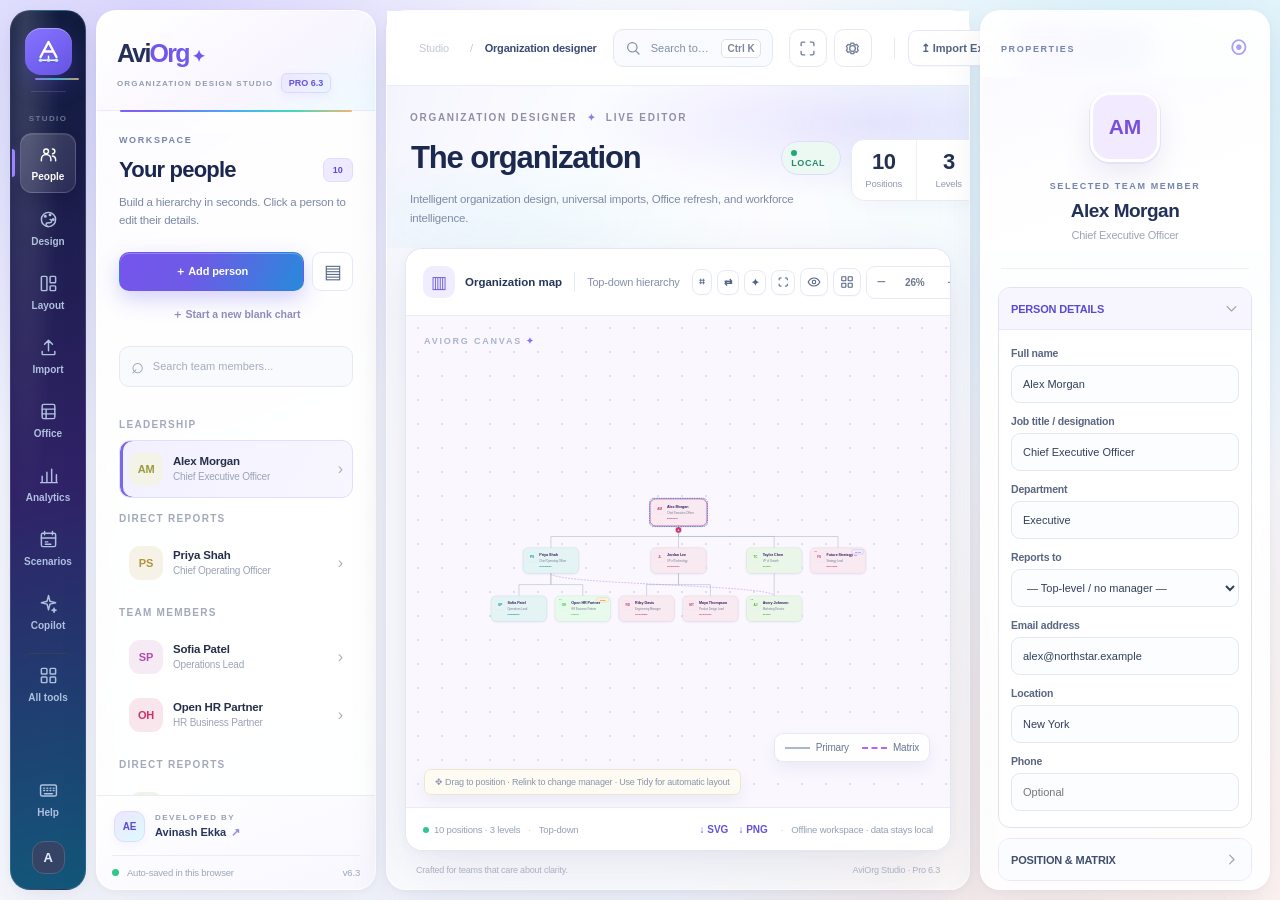
<file: index.html>
<!DOCTYPE html>
<html lang="en"><head><meta charset="UTF-8"><meta name="viewport" content="width=device-width, initial-scale=1.0"><meta name="author" content="Avinash Ekka"><meta name="theme-color" content="#172449"><title>AviOrg Studio | Pro 6.3 — Intelligent Organization Design</title><meta name="description" content="AviOrg Studio — professional offline organization chart designer, Excel import, editable PowerPoint export and workforce analytics. Developed by Avinash Ekka."><link rel="icon" type="image/svg+xml" href="assets/brand/logo.svg"><link rel="stylesheet" href="assets/css/styles.css"><link rel="stylesheet" href="assets/css/pro4.css"><link rel="stylesheet" href="assets/css/pro5.css"><link rel="stylesheet" href="assets/css/pro6.css"><link rel="stylesheet" href="assets/css/premium.css"><link rel="stylesheet" href="assets/css/luxury.css"></head>
<body>
<div class="app-shell" id="appShell">
  <aside class="rail">
    <div class="brand-mark" title="AviOrg Studio — developed by Avinash Ekka"><svg viewBox="0 0 44 44" width="35" height="35" role="img" aria-label="AviOrg logo" xmlns="http://www.w3.org/2000/svg"><path d="M12 29 22 10 32 29 M17 22h10" fill="none" stroke="white" stroke-width="3" stroke-linecap="round" stroke-linejoin="round"/><path d="M22 28v5 M12 33h20" fill="none" stroke="white" stroke-width="1.8" stroke-linecap="round"/><circle cx="12" cy="33" r="2.3" fill="#B6F3EB"/><circle cx="22" cy="33" r="2.3" fill="#B6F3EB"/><circle cx="32" cy="33" r="2.3" fill="#B6F3EB"/></svg></div>
    <div class="rail-divider"></div>
    <button class="rail-btn active" data-panel="people" title="People & data"><span class="rail-ico">▦</span><span>People</span></button>
    <button class="rail-btn" data-panel="themes" title="500 premium design presets"><span class="rail-ico">◉</span><span>Design</span></button>
    <button class="rail-btn" data-panel="layout" title="Layout & connectors"><span class="rail-ico">⋈</span><span>Layout</span></button>
    <button class="rail-btn" data-panel="insights" title="Organization insights"><span class="rail-ico">▥</span><span>Insights</span></button>
    <button class="rail-btn" data-panel="scenarios" title="Scenario planning"><span class="rail-ico">⧉</span><span>Plan</span></button>
    <button class="rail-btn" data-panel="office" title="Microsoft Office tools"><span class="rail-ico">▤</span><span>Office</span></button>
    <button class="rail-btn" data-panel="precision" title="Precision editor"><span class="rail-ico">⌗</span><span>Editor</span></button>
    <button class="rail-btn" data-panel="ai" title="AI-assisted chart generation"><span class="rail-ico">✧</span><span>AI</span></button>
    <button class="rail-btn" data-panel="workforce" title="Workforce analytics"><span class="rail-ico">▤</span><span>Workforce</span></button>
    <button class="rail-btn" data-panel="reviews" title="Review and approval workspace"><span class="rail-ico">♧</span><span>Reviews</span></button>
    <button class="rail-btn" data-panel="navigator" title="Navigator and saved views"><span class="rail-ico">⊞</span><span>Navigate</span></button>
    <button class="rail-btn" data-panel="copilot" title="Natural-language command copilot"><span class="rail-ico">✦</span><span>Copilot</span></button>
    <button class="rail-btn" data-panel="datahub" title="Intelligent field mapping"><span class="rail-ico">▧</span><span>Data Hub</span></button>
    <button class="rail-btn" data-panel="forecast" title="Workforce scenario models"><span class="rail-ico">↗</span><span>Forecast</span></button>

    <button class="rail-btn" data-panel="universal" title="Universal importer"><span class="rail-ico">⇪</span><span>Import 6</span></button>
    <button class="rail-btn" data-panel="layoutdoctor" title="Layout intelligence"><span class="rail-ico">⚙</span><span>Layout 6</span></button>
    <button class="rail-btn" data-panel="officerefresh" title="Office refresh center"><span class="rail-ico">⇄</span><span>Office 6</span></button>
    <button class="rail-btn" data-panel="intelligence" title="Workforce intelligence"><span class="rail-ico">▥</span><span>Intel 6</span></button>
    <button class="rail-btn" data-panel="performance" title="Performance center"><span class="rail-ico">⚡</span><span>Scale 6</span></button>
    <div class="rail-spacer"></div><button class="rail-btn" id="helpBtn" title="Help & shortcuts"><span class="rail-ico">?</span><span>Help</span></button>
    <div class="rail-avatar" title="AviOrg Studio">A</div>
  </aside>
  <aside class="sidebar">
    <div class="side-head"><div class="app-wordmark">Avi<span class="aviorg-word-accent">Org</span><span class="sparkle">✦</span></div><div class="side-subtitle">ORGANIZATION DESIGN STUDIO <span class="pro-pill">PRO 6.3</span></div></div>
    <section class="side-panel active" id="panel-people">
      <div class="section-caption">WORKSPACE</div><div class="pane-heading"><h2>Your people</h2><span class="count-pill" id="sidePeopleCount">11</span></div>
      <p class="muted pane-intro">Build a hierarchy in seconds. Click a person to edit their details.</p>
      <div class="side-actions"><button class="primary-btn" id="addRootBtn">＋ Add person</button><button class="icon-button" title="Bulk edit directory" id="openTableBtn">▤</button></div><button class="side-new-link" id="newSideBtn">＋ Start a new blank chart</button>
      <label class="searchbox"><span class="search-ico">⌕</span><input id="peopleSearch" placeholder="Search team members..." aria-label="Search people"></label>
      <div class="people-list" id="peopleList"></div>
      <div class="side-help-card"><div class="tiny-icon">↥</div><div><b>Have an Excel file?</b><span>Upload your whole organization in one go.</span><button id="importSideBtn">Import spreadsheet <span>↗</span></button></div></div>
    </section>
    <section class="side-panel" id="panel-themes">
      <div class="section-caption">DESIGN LIBRARY</div><div class="pane-heading"><h2>500 styles</h2><span class="count-pill">500</span></div><p class="muted pane-intro">Curated combinations of 10 card designs and 50 color palettes, with your own corporate brand colors.</p>
      <label class="searchbox"><span class="search-ico">⌕</span><input id="presetSearch" placeholder="Search styles or colors..." aria-label="Search theme presets"></label>
      <div class="selected-theme-card"><div class="mini-label">CURRENT STYLE</div><div id="activeThemeTitle">Aurora · Elevated</div><div class="theme-colors" id="activeSwatches"></div><div class="custom-color-row"><label for="customAccent">Custom accent</label><input id="customAccent" type="color" value="#665cf0" aria-label="Custom card accent color"><button id="resetAccent" title="Reset theme color">↺</button></div></div>
      <div class="filter-tabs" id="themeFilters"><button class="chosen" data-stylefilter="all">All 500</button><button data-stylefilter="modern">Modern</button><button data-stylefilter="classic">Classic</button><button data-stylefilter="bold">Bold</button></div>
      <div class="preset-gallery" id="presetGallery"></div><button class="secondary-btn wide-btn" id="morePresets" hidden>Show more designs ↓</button>
      <div class="section-line"></div><div class="section-caption">BRAND STUDIO</div>
      <div class="brand-controls"><label for="customBackground">Canvas background</label><input id="customBackground" type="color" value="#ffffff" title="Custom background"><button class="secondary-btn" id="resetBackground">Reset</button></div>
      <div class="form-section"><label for="fontFamily">Card typography</label><select id="fontFamily"><option value="Arial">Aptos / Arial</option><option value="Georgia">Classic serif</option><option value="Verdana">Modern readable</option><option value="Trebuchet MS">Soft modern</option><option value="Tahoma">Technical clean</option></select></div>
      <div class="form-section"><label for="colorMode">Card color scheme</label><select id="colorMode"><option value="theme">One brand color</option><option value="department">Color by department</option></select></div>
    </section>
    <section class="side-panel" id="panel-layout">
      <div class="section-caption">CANVAS SETTINGS</div><div class="pane-heading"><h2>Layout & lines</h2></div><p class="muted pane-intro">Precise spacing, flexible connector routing, and visual fine-tuning.</p>
      <div class="form-section"><label>Chart orientation</label><div class="layout-options" id="layoutOptions"><button data-layout="vertical" class="chosen">↧ <span>Top-down</span></button><button data-layout="horizontal">↦ <span>Left-right</span></button><button data-layout="radial">◉ <span>Radial</span></button></div></div>
      <div class="form-section"><div class="field-label"><label for="horizontalGap">Sibling spacing</label><output id="hGapValue">32 px</output></div><input class="range-input" id="horizontalGap" type="range" min="8" max="130" step="2" value="32"></div>
      <div class="form-section"><div class="field-label"><label for="verticalGap">Level spacing</label><output id="vGapValue">86 px</output></div><input class="range-input" id="verticalGap" type="range" min="22" max="220" step="2" value="86"></div>
      <div class="form-section"><div class="field-label"><label for="cardWidth">Card width</label><output id="cardWValue">212 px</output></div><input class="range-input" id="cardWidth" type="range" min="156" max="290" step="2" value="212"></div>
      <div class="form-section"><div class="field-label"><label for="cardHeight">Card height</label><output id="cardHValue">98 px</output></div><input class="range-input" id="cardHeight" type="range" min="76" max="150" step="2" value="98"></div>
      <div class="form-section"><label>One-click layout density</label><div class="density-actions"><button type="button" class="secondary-btn" id="compactLayoutBtn">▤ Compact</button><button type="button" class="secondary-btn" id="spaciousLayoutBtn">▦ Spacious</button></div><small class="density-tip">Auto-adjusts node size and spacing without losing records.</small></div>
      <div class="section-line"></div><div class="section-caption">CONNECTOR DESIGN</div>
      <div class="form-section"><label for="lineStyle">Connector routing</label><select id="lineStyle"><option value="elbow">Orthogonal / elbow</option><option value="straight">Straight</option><option value="curve">Smooth curves</option><option value="step">Soft steps</option></select></div>
      <div class="form-section"><label for="lineDash">Line pattern</label><select id="lineDash"><option value="solid">Solid</option><option value="dashed">Dashed</option><option value="dotted">Dotted</option></select></div>
      <div class="form-section"><div class="field-label"><label for="lineWidth">Stroke width</label><output id="lineWValue">2 px</output></div><input class="range-input" id="lineWidth" type="range" min="1" max="6" step="0.5" value="2"></div>
      <div class="form-section two-fields"><div><label for="lineColor">Line color</label><input type="color" id="lineColor" value="#a8b4cc"></div><div><label for="lineArrows">Arrowheads</label><select id="lineArrows"><option value="none">None</option><option value="end">Show arrows</option></select></div></div>
      <div class="section-line"></div><div class="form-section toggle-row"><div><b>Show departments</b><small>Include team labels in cards</small></div><input type="checkbox" id="showDept" checked></div>
      <div class="form-section toggle-row"><div><b>Show avatars</b><small>Colored initials for every person</small></div><input type="checkbox" id="showAvatars" checked></div>
      <div class="form-section toggle-row"><div><b>Snap to grid</b><small>Keep manual movement consistent</small></div><input type="checkbox" id="snapGrid" checked></div>
      <div class="form-section"><div class="field-label"><label for="gridSize">Grid spacing</label><output id="gridValue">12 px</output></div><input class="range-input" id="gridSize" type="range" min="4" max="32" step="2" value="12"></div>
      <div class="form-section toggle-row"><div><b>Dotted-line reporting</b><small>Display secondary-manager links</small></div><input type="checkbox" id="showMatrix" checked></div>
      <div class="form-section"><label for="matrixColor">Dotted-line color</label><input type="color" id="matrixColor" value="#b369ed" class="small-color-control"></div>
      <div class="form-section toggle-row"><div><b>Show grade labels</b><small>Display position level / grade on cards</small></div><input type="checkbox" id="showGrade" checked></div>
      <div class="form-section toggle-row"><div><b>Position status labels</b><small>Highlight vacant and planned positions</small></div><input type="checkbox" id="showStatus" checked></div>
      <div class="form-section toggle-row"><div><b>Show employee ID</b><small>Helpful for enterprise chart reviews</small></div><input type="checkbox" id="showID"></div>
      <button class="primary-btn wide-btn" id="tidyPositionsBtn">✦ Smart tidy canvas</button>
      <button class="secondary-btn wide-btn" id="resetPositionsBtn" style="margin-top:9px">↺ Reset manual positions</button>
    </section>
    <section class="side-panel" id="panel-insights">
      <div class="section-caption">ORGANIZATIONAL INTELLIGENCE</div><div class="pane-heading"><h2>Insights</h2><span class="count-pill">LIVE</span></div>
      <p class="muted pane-intro">Understand hierarchy depth, team composition and reporting load instantly.</p>
      <div id="insightCards" class="insight-cards"></div>
      <h3 class="insight-heading">Department makeup</h3><div id="departmentInsights"></div>
      <h3 class="insight-heading">Managers by team size</h3><div id="managerInsights"></div>
      <h3 class="insight-heading">Data quality</h3><div id="qualityInsights"></div>
      <button id="insightReportBtn" class="primary-btn wide-btn" style="margin-top:16px">Export insights as CSV</button>
    </section>
    <section class="side-panel" id="panel-scenarios">
      <div class="section-caption">WORKFORCE PLANNING</div><div class="pane-heading"><h2>Scenario planner</h2><span class="count-pill">WHAT-IF</span></div>
      <p class="muted pane-intro">Save your current reporting structure, experiment with changes, and compare before and after. All scenarios stay in this browser.</p>
      <div class="scenario-hero"><div class="scenario-icon">⧉</div><b>Organizational change studio</b><span>Compare positions, managers, vacancies, departments and job titles.</span></div>
      <div class="scenario-actions"><button id="captureBaselineBtn" class="primary-btn wide-btn">◉ Save baseline snapshot</button><button id="compareScenarioBtn" class="secondary-btn wide-btn">⊞ Detailed change report</button><button id="exportScenarioBtn" class="secondary-btn wide-btn">↓ Export change log CSV</button><button id="restoreBaselineBtn" class="quiet-btn wide-btn">↺ Restore saved baseline</button></div>
      <div id="scenarioSummary" class="scenario-summary"></div>
      <p class="scenario-note">To prepare a proposed reorganization, save a baseline first. You can then reassign managers, mark positions vacant, or import an updated Excel workbook.</p>
    </section>
    <section class="side-panel" id="panel-office">
      <div class="section-caption">MICROSOFT 365 WORKFLOWS</div><div class="pane-heading"><h2>Office integration</h2></div><p class="muted pane-intro">Bring your structure into the tools your organization already uses.</p>
      <div class="office-tile"><div class="office-app-logo power">P</div><div><b>Microsoft PowerPoint</b><p>Export an editable presentation with individual shapes, text boxes and connector lines.</p><button id="officePptxBtn">Export editable PPTX ↗</button></div></div>
      <div class="office-tile"><div class="office-app-logo excel">X</div><div><b>Microsoft Excel</b><p>Import bulk employee records, update data, and export it back to a formatted XLSX file.</p><button id="officeExcelBtn">Export to Excel ↗</button></div></div>
      <div class="office-tile"><div class="office-app-logo paste">↗</div><div><b>Copy into Office</b><p>Copy a crisp PNG to paste into Word, Excel, PowerPoint, or Teams.</p><button id="copyImageBtn">Copy chart image ↗</button></div></div>
      <div class="office-export-options"><label for="pptPageMode">PowerPoint slide structure</label><select id="pptPageMode"><option value="teams">Overview + leader/team slides</option><option value="departments">Overview + department slides</option><option value="overview">Overview only</option><option value="board">Board-ready deck + departmental slides</option><option value="pages">Paginated by reporting teams</option></select><p>All chart elements remain editable in PowerPoint.</p></div>
      <button class="secondary-btn wide-btn" id="officeImportBtn">↥ Import from Excel / CSV</button>
      <button class="quiet-btn wide-btn" id="officeTemplateBtn">↓ Download Excel template</button>
      <div class="integration-note"><b>How integration works</b><p>File-based Microsoft Office interoperability works offline. Live cloud sync or an installed Office add-in requires a Microsoft 365 connection and deployment.</p></div>
    </section>

    <section class="side-panel" id="panel-precision">
      <div class="section-caption">PRECISION DESIGN STUDIO</div><div class="pane-heading"><h2>Visual editor</h2><span class="count-pill">PRO</span></div>
      <p class="muted pane-intro">Ctrl/⌘-click or Shift-click cards to multi-select. Align, distribute and nudge without losing your chart data.</p>
      <div class="pro-metric-box"><b id="v4SelectionCount">1 selected</b><small>Hold Ctrl/⌘ to add another card</small></div>
      <div class="v4-button-grid"><button class="secondary-btn" id="v4SelectAll">Select visible</button><button class="secondary-btn" id="v4ClearSelection">Clear selection</button><button class="secondary-btn" id="v4AlignLeft">Align left</button><button class="secondary-btn" id="v4AlignTop">Align top</button><button class="secondary-btn" id="v4DistH">Distribute ↔</button><button class="secondary-btn" id="v4DistV">Distribute ↕</button><button class="secondary-btn" id="v4LockNodes">Lock selected</button><button class="secondary-btn" id="v4UnlockNodes">Unlock selected</button></div>
      <div class="section-line"></div><div class="section-caption">PRECISE POSITION</div>
      <div class="form-section two-fields"><div><label for="v4OffsetX">X offset (px)</label><input type="number" id="v4OffsetX" step="1" value="0"></div><div><label for="v4OffsetY">Y offset (px)</label><input type="number" id="v4OffsetY" step="1" value="0"></div></div>
      <button class="primary-btn wide-btn" id="v4ApplyOffset">Apply offset to selected</button>
      <div class="section-line"></div><div class="section-caption">REUSABLE DESIGN KITS</div>
      <label class="v4-field-label" for="v4TemplateName">Template name</label><input id="v4TemplateName" placeholder="e.g. Boardroom Navy" maxlength="80">
      <button class="secondary-btn wide-btn" id="v4SaveTemplate" style="margin-top:8px">Save current design kit</button>
      <div id="v4Templates" class="v4-mini-list"></div>
      <p class="v4-help">Your templates are kept locally and can also be exported as JSON project backups.</p>
      <div class="section-line"></div><button class="secondary-btn wide-btn" id="v4QualityCheck">✧ Inspect visual quality</button>
      <div id="v4QualityResults" class="v4-mini-list"></div>
    </section>
    <section class="side-panel" id="panel-ai">
      <div class="section-caption">SMART ORGANIZATION BUILDER</div><div class="pane-heading"><h2>AI Studio</h2><span class="count-pill">BETA</span></div>
      <p class="muted pane-intro">Turn an outline into editable positions with an offline smart parser. For generative AI, optionally connect to a local Ollama model.</p>
      <label class="v4-field-label" for="v4AiText">Paste a reporting outline</label><textarea id="v4AiText" rows="9" placeholder="Alex Morgan | CEO | Executive
  Priya Shah | COO | Operations
    Sofia Patel | Operations Lead | Operations
  Jordan Lee | CTO | Technology"></textarea>
      <div class="v4-button-grid"><button class="secondary-btn" id="v4ExampleOutline">Load example</button><button class="primary-btn" id="v4ParseOutline">Preview hierarchy</button></div>
      <div id="v4AiPreview" class="v4-mini-list"></div>
      <div class="section-line"></div><div class="section-caption">OPTIONAL LOCAL LLM</div>
      <p class="v4-help">Requires your own running Ollama service and CORS permission for this HTML app. It does not connect to OpenAI or send data automatically.</p>
      <label class="v4-field-label" for="v4AiModel">Ollama model</label><input id="v4AiModel" value="llama3.2" autocomplete="off">
      <button class="secondary-btn wide-btn" id="v4OllamaGenerate" style="margin-top:9px">Generate with local model</button>
      <p class="v4-help">You approve and validate all generated rows before any are added to your project.</p>
    </section>
    <section class="side-panel" id="panel-workforce">
      <div class="section-caption">WORKFORCE INTELLIGENCE</div><div class="pane-heading"><h2>Plan & analyze</h2><span class="count-pill">LIVE</span></div>
      <p class="muted pane-intro">Headcount, FTE, planning cost, management spans, department mix, and saved versions.</p>
      <div id="v4Kpis" class="v4-kpis"></div>
      <div class="section-line"></div><div class="section-caption">DEPARTMENT WORKFORCE</div><div id="v4DeptAnalytics"></div>
      <div class="section-line"></div><div class="section-caption">STRUCTURE DIAGNOSTICS</div><div id="v4Health"></div>
      <button class="secondary-btn wide-btn" id="v4ExportWorkforce" style="margin-top:10px">Export workforce metrics (CSV)</button>
      <div class="section-line"></div><div class="section-caption">VERSION TIMELINE</div>
      <label class="v4-field-label" for="v4SnapshotName">Snapshot label</label><input id="v4SnapshotName" placeholder="e.g. FY27 Proposed Structure">
      <button class="primary-btn wide-btn" id="v4SaveSnapshot" style="margin-top:8px">Save dated snapshot</button>
      <div id="v4Snapshots" class="v4-mini-list"></div>
    </section>
    <section class="side-panel" id="panel-reviews">
      <div class="section-caption">TEAM REVIEW WORKSPACE</div><div class="pane-heading"><h2>Review center</h2><span class="count-pill">OFFLINE</span></div>
      <p class="muted pane-intro">Annotate a position, approve or request revisions, and exchange review packets as JSON. No simultaneous remote editing in this local edition.</p>
      <label class="v4-field-label" for="v4Reviewer">Reviewer name</label><input id="v4Reviewer" placeholder="Your name" maxlength="100">
      <label class="v4-field-label" for="v4ReviewPosition">Position</label><select id="v4ReviewPosition"></select>
      <label class="v4-field-label" for="v4ReviewDecision">Decision</label><select id="v4ReviewDecision"><option value="Comment">Comment</option><option value="Approved">Approve</option><option value="Changes requested">Request changes</option></select>
      <label class="v4-field-label" for="v4ReviewText">Review note</label><textarea id="v4ReviewText" rows="3" placeholder="What should the team consider?"></textarea>
      <button class="primary-btn wide-btn" id="v4AddReview">Add review item</button>
      <div id="v4ReviewSummary" class="v4-mini-list"></div>
      <div class="v4-button-grid"><button class="secondary-btn" id="v4ExportReviews">Export packet</button><button class="secondary-btn" id="v4ImportReviews">Import packet</button></div>
      <input type="file" id="v4ReviewsFile" accept="application/json,.json" hidden>
      <p class="v4-help">Review packets can be emailed or shared manually. Imported records are merged by unique review ID. Use your organization's approved file-sharing system.</p>
    </section>
    <!-- STRUCTURA PRO 5.0 — VISUAL NAVIGATOR -->
    <section class="side-panel" id="panel-navigator">
      <div class="section-caption">ULTIMATE VISUAL DESIGNER</div><div class="pane-heading"><h2>Navigator</h2><span class="count-pill">5.0</span></div>
      <p class="muted pane-intro">Find your way through complex hierarchies, bookmark views and apply display layers.</p>
      <div class="v5-mini-frame"><div class="v5-section-head">MINIMAP <span id="v5MinimapCount">—</span></div><svg id="v5Minimap" role="img" aria-label="Clickable hierarchy minimap" viewBox="0 0 320 160"></svg><p class="v4-help">Click a card in the minimap to select it and move to its position.</p></div>
      <div class="section-line"></div><div class="section-caption">BOOKMARKED VIEWS</div>
      <input id="v5ViewName" placeholder="e.g. Executive leadership" maxlength="70" aria-label="Saved view name">
      <button id="v5SaveView" class="primary-btn wide-btn" style="margin-top:8px">＋ Save current view</button><div class="v4-mini-list" id="v5SavedViews"></div>
      <div class="section-line"></div><div class="section-caption">DISPLAY LAYERS</div>
      <div class="v5-layers" id="v5LayerControls"></div>
      <div class="section-line"></div><button id="v5SmartClean" class="secondary-btn wide-btn">✧ Intelligent canvas cleanup</button>
      <button id="v5CheckLayout" class="secondary-btn wide-btn" style="margin-top:8px">Inspect layout & connections</button>
      <div id="v5LayoutReport" class="v4-mini-list"></div>
    </section>
    <!-- STRUCTURA PRO 5.0 — COMMAND COPILOT -->
    <section class="side-panel" id="panel-copilot">
      <div class="section-caption">ADVANCED AI STUDIO</div><div class="pane-heading"><h2>Command Copilot</h2><span class="count-pill">OFFLINE</span></div>
      <p class="muted pane-intro">Turn supported natural-language instructions into precise, previewable chart actions. No data leaves this browser.</p>
      <label class="v4-field-label" for="v5Command">Tell AviOrg what to change</label>
      <textarea id="v5Command" rows="6" placeholder="Set layout to horizontal&#10;Color by department&#10;Increase spacing"></textarea>
      <button id="v5PreviewCommand" class="primary-btn wide-btn" style="margin-top:8px">✦ Preview actions</button>
      <div id="v5CommandPreview" class="v4-mini-list"></div>
      <div class="section-line"></div><div class="section-caption">QUICK COMMANDS</div>
      <div class="v5-chip-grid" id="v5CommandSamples"></div>
      <div class="section-line"></div><div class="section-caption">INTELLIGENT CHECKS</div>
      <button class="secondary-btn wide-btn" id="v5AuditData">Analyze structure and data</button>
      <div class="v4-mini-list" id="v5AuditResults"></div>
      <p class="v4-help">The command copilot is a deterministic offline rule engine, not a hosted generative model. The original AI Studio supports approved outline imports and an optional local Ollama connection.</p>
    </section>
    <!-- STRUCTURA PRO 5.0 — DATA HUB -->
    <section class="side-panel" id="panel-datahub">
      <div class="section-caption">MICROSOFT OFFICE POWER TOOLS</div><div class="pane-heading"><h2>Data Hub</h2><span class="count-pill">SMART IMPORT</span></div>
      <p class="muted pane-intro">Bring in Excel or CSV files with unfamiliar column names. Match fields, validate the hierarchy and approve changes before applying.</p>
      <div class="v5-drop-zone"><b>Spreadsheet field mapper</b><small>Excel .xlsx or .csv · up to 15 MB</small><button id="v5ChooseData" class="primary-btn">↥ Choose workbook</button></div>
      <input id="v5DataFile" type="file" accept=".xlsx,.csv" hidden>
      <div id="v5Mapping" class="v4-mini-list"></div>
      <div class="section-line"></div><div class="section-caption">POWERPOINT SOURCE ROUND-TRIP</div>
      <div class="v5-info">An editable PowerPoint exported by Pro 5.0 now carries an embedded source project. Re-import the .pptx to edit the organization again. Generic Generic PowerPoint and SVG reconstruction is supported in Pro 6.0; PDF text and raster images require review or manual tracing.</div>
      <button class="secondary-btn wide-btn" id="v5ReimportPptx">↥ Re-import AviOrg / legacy PowerPoint</button>
      <button class="secondary-btn wide-btn" id="v5ExportOfficeBundle" style="margin-top:8px">↓ Download Office exchange pack</button>
      <div class="v5-info" style="margin-top:9px">Includes the project JSON, directory CSV, editable SVG, and import guidance. PowerPoint and Excel export remain available in the Office tab.</div>
      <div class="section-line"></div><div class="section-caption">CONNECTED OFFICE DEPLOYMENT</div>
      <p class="v4-help">Real-time workbook synchronization, a native PowerPoint add-in, tenant sign-in, and conflict-resolution require Microsoft 365 authentication and a deployed backend. They are <b>not</b> provided by this local edition.</p>
    </section>
    <!-- STRUCTURA PRO 5.0 — WORKFORCE FORECAST -->
    <section class="side-panel" id="panel-forecast">
      <div class="section-caption">WORKFORCE INTELLIGENCE</div><div class="pane-heading"><h2>Forecast Studio</h2><span class="count-pill">WHAT-IF</span></div>
      <p class="muted pane-intro">Model hiring from vacant positions, workforce exits and annual cost changes using the positions in your chart. Projections are illustrative.</p>
      <div class="v5-forecast-inputs">
        <div class="form-section"><div class="field-label"><label for="v5Hire">Vacant positions to fill</label><output id="v5HireVal">0</output></div><input id="v5Hire" class="range-input" type="range" min="0" max="0" value="0"></div>
        <div class="form-section"><div class="field-label"><label for="v5ExitPct">Assumed attrition</label><output id="v5ExitPctVal">0%</output></div><input id="v5ExitPct" class="range-input" type="range" min="0" max="25" value="0"></div>
        <div class="form-section"><div class="field-label"><label for="v5Uplift">Annual cost increase</label><output id="v5UpliftVal">0%</output></div><input id="v5Uplift" class="range-input" type="range" min="-10" max="20" value="0"></div>
      </div>
      <div id="v5ForecastKpis" class="v5-forecast-kpis"></div>
      <div id="v5ForecastDetails" class="v4-mini-list"></div>
      <div class="v4-button-grid"><button id="v5SavePlan" class="primary-btn">Save scenario</button><button id="v5ExportPlan" class="secondary-btn">Export CSV</button></div>
      <div class="section-line"></div><div class="section-caption">SAVED FORECASTS</div><div id="v5SavedPlans" class="v4-mini-list"></div>
      <div class="section-line"></div><div class="section-caption">SKILLS COVERAGE</div><div id="v5Skills" class="v4-mini-list"></div>
      <p class="v4-help">Annual cost is entered in your chosen currency. Missing costs, vacant roles without costs, and future staffing assumptions affect estimates; these figures are not payroll forecasts.</p>
    </section>

    <section class="side-panel" id="panel-universal">
      <div class="section-caption">PRO 6.0 · UNIVERSAL IMPORT</div><div class="pane-heading"><h2>Chart Importer</h2><span class="count-pill">6.0</span></div>
      <p class="muted pane-intro">Recover editability from AviOrg and legacy Structura PowerPoints and SVGs. Extract potential reporting cards from ordinary PPTX shapes. PDF text can be reviewed as an outline; raster images support manual tracing.</p>
      <div class="v6-drop"><span class="v6-drop-icon">⇪</span><b>Upload an existing chart</b><small>PPTX · VSDX · SVG · PDF · PNG · JPG</small><button class="primary-btn" id="v6ChooseUniversal">Choose chart file</button><input id="v6UniversalFile" type="file" accept=".pptx,.vsdx,.svg,.pdf,.png,.jpg,.jpeg,.webp" hidden></div>
      <div id="v6ImportResult" class="v6-results"><div class="v6-hint">Imported structure is never applied until you review and approve the changes.</div></div>
      <div class="section-line"></div><div class="section-caption">TRACE A CHART IMAGE</div>
      <p class="v4-help">When automatic recognition is unavailable, load an image as a local reference, then enter its hierarchy in the outline field.</p>
      <div id="v6ImageReference" class="v6-reference" hidden><img id="v6ReferenceImage" alt="Imported organization chart reference"></div>
      <label class="v4-field-label" for="v6TraceOutline">Editable outline · indent subordinate roles</label><textarea id="v6TraceOutline" rows="6" placeholder="CEO | Chief Executive Officer | Executive&#10;  CFO | Finance Director | Finance&#10;  CTO | Technology Director | Technology"></textarea>
      <button id="v6TracePreview" class="secondary-btn wide-btn">Preview outline as editable chart</button>
      <p class="v4-help">Visual OCR is not bundled: extracted PDF text and traced image content require verification. Generic PPTX inference is heuristic.</p>
    </section>
    <section class="side-panel" id="panel-layoutdoctor">
      <div class="section-caption">PRO 6.0 · INTELLIGENT DESIGN</div><div class="pane-heading"><h2>Layout Doctor</h2><span class="count-pill">SMART</span></div>
      <p class="muted pane-intro">Inspect visual overlaps, connector crossings, clipping risks and hierarchy density. Correct layout without changing the people data.</p>
      <div class="v6-label">ONE-CLICK LAYOUTS</div>
      <div class="v6-template-grid"><button data-v6-density="board"><b>Executive</b><small>Balanced, spacious</small></button><button data-v6-density="compact"><b>Compact</b><small>Dense hierarchy</small></button><button data-v6-density="departments"><b>Departments</b><small>Color-coded</small></button><button data-v6-density="matrix"><b>Matrix</b><small>Clear dotted lines</small></button></div>
      <button class="primary-btn wide-btn" id="v6QualityScan">✧ Run layout quality scan</button>
      <div id="v6QualityResults" class="v6-results"></div>
      <button class="secondary-btn wide-btn" id="v6FixLayout">Apply suggested layout repair</button>
      <div class="section-line"></div><div class="section-caption">DESIGN GUARDRAILS</div>
      <label class="v6-check"><input id="v6LockPreservation" type="checkbox" checked> Preserve locked card positions</label>
      <label class="v6-check"><input id="v6AvoidCrowding" type="checkbox" checked> Increase crowded branch spacing</label>
      <label class="v6-check"><input id="v6PreferElbows" type="checkbox" checked> Use clean orthogonal connector routing</label>
      <p class="v4-help">The scanner samples connector geometry for speed. It does not claim that every crossing can be eliminated automatically.</p>
    </section>
    <section class="side-panel" id="panel-officerefresh">
      <div class="section-caption">PRO 6.0 · OFFICE AUTOMATION</div><div class="pane-heading"><h2>Office Refresh</h2><span class="count-pill">LOCAL FILES</span></div>
      <p class="muted pane-intro">Compare a newer Excel/CSV employee extract against this chart, review changed reporting relationships and regenerate native editable PowerPoint slides.</p>
      <div class="v6-drop v6-office-drop"><span class="v6-drop-icon">▤</span><b>Compare updated workbook</b><small>XLSX or CSV, max 20 MB</small><button id="v6ChooseRefresh" class="primary-btn">Choose updated workbook</button><input id="v6RefreshFile" type="file" accept=".xlsx,.csv" hidden></div>
      <div id="v6RefreshPreview" class="v6-results"></div>
      <div class="section-line"></div><div class="section-caption">POWERPOINT OUTPUT</div>
      <label for="v6ExportLayout" class="v4-field-label">Native editable presentation</label><select id="v6ExportLayout" class="v6-select"><option value="board">Boardroom presentation + departments</option><option value="departments">Department-by-department slides</option><option value="pages">Manager pages (12 directs per slide)</option><option value="overview">Organization overview</option><option value="teams">Leadership and teams</option></select>
      <button id="v6ExportPpt" class="secondary-btn wide-btn">↓ Export refreshed editable PPTX</button>
      <button id="v6ExportExchange" class="secondary-btn wide-btn">↓ Export Office exchange ZIP</button>
      <div class="v6-hint" style="margin-top:12px"><b>Real integration boundary:</b> This is file-based Excel refresh and PowerPoint regeneration, not live Microsoft 365 sync or a registered Office add-in.</div>
    </section>
    <section class="side-panel" id="panel-intelligence">
      <div class="section-caption">PRO 6.0 · WORKFORCE INTELLIGENCE</div><div class="pane-heading"><h2>People Analytics</h2><span class="count-pill">INSIGHTS</span></div>
      <p class="muted pane-intro">Analyze position cost, FTE, vacancies, management span, organizational depth, and department staffing.</p>
      <div id="v6Metrics" class="v6-metrics"></div>
      <div class="section-line"></div><div class="section-caption">DEPARTMENT COST & POSITION PROFILE</div><div id="v6DeptAnalytics" class="v6-departments"></div>
      <div class="section-line"></div><div class="section-caption">RISK THRESHOLDS</div>
      <label for="v6SpanThreshold" class="v4-field-label">Flag managers with direct reports above</label><input id="v6SpanThreshold" type="number" min="2" max="80" value="10" class="v6-select">
      <label for="v6VacancyThreshold" class="v4-field-label">Flag department vacancy rate over (%)</label><input id="v6VacancyThreshold" type="number" min="1" max="100" value="15" class="v6-select">
      <button id="v6ScanWorkforce" class="primary-btn wide-btn">Analyze workforce risks</button><div id="v6WorkforceRisks" class="v6-results"></div>
      <button id="v6ExportAnalytics" class="secondary-btn wide-btn">↓ Export insights CSV</button>
      <p class="v4-help">All results are descriptive indicators, not individual performance judgments. Annual cost uses the values entered for positions.</p>
    </section>
    <section class="side-panel" id="panel-performance">
      <div class="section-caption">PRO 6.0 · SCALE & QUALITY</div><div class="pane-heading"><h2>Performance</h2><span class="count-pill">LOCAL</span></div>
      <p class="muted pane-intro">Manage large projects using selective SVG rendering. All position records remain in the data model and Office exports.</p>
      <div id="v6PerfStats" class="v6-metrics"></div>
      <label for="v6RenderLimit" class="v4-field-label">Maximum cards visible on canvas</label><select class="v6-select" id="v6RenderLimit"><option value="150">150 · Fastest</option><option value="300">300 · Recommended</option><option value="500">500 · Detailed</option><option value="800">800 · Heavy</option></select>
      <div class="v6-actions"><button id="v6FocusSelected" class="secondary-btn">Focus selected team</button><button id="v6ShowFull" class="secondary-btn">Full hierarchy</button></div>
      <button id="v6PerfBench" class="primary-btn wide-btn">Run performance check</button><div id="v6BenchReport" class="v6-results"></div>
      <div class="section-line"></div><div class="section-caption">HIGH-VOLUME GUIDANCE</div><p class="v4-help">The performance limit controls only cards drawn on screen. Excel and project data remain intact. Overview export of very large charts may be unreadable; use paginated PowerPoint layouts. Saving many photos may exceed browser storage limits.</p>
    </section>
    <div class="side-footer">
      <div class="ux-author-credit" aria-label="Application developer credit">
        <span class="ux-author-monogram" aria-hidden="true">AE</span>
        <div class="ux-author-copy"><span class="ux-author-label">DEVELOPED BY</span><button type="button" class="ux-author-name" id="uxAboutCreditBtn" title="About this application and its developer">Avinash Ekka <span aria-hidden="true">↗</span></button></div>
      </div>
      <div class="ux-save-line"><span class="status-dot"></span> Auto-saved in this browser <span class="foot-version">v6.0</span></div>
    </div>
  </aside>
  <main class="workspace">
    <header class="topbar"><div class="breadcrumb">Workspace <span>/</span> <strong>Organization chart</strong></div><div class="top-actions"><button class="top-btn inspector-toggle" id="toggleInspectorBtn" title="Edit selected person">✎</button><button class="top-btn" id="undoBtn" title="Undo (Ctrl+Z)">↶</button><button class="top-btn" id="redoBtn" title="Redo (Ctrl+Y)">↷</button><div class="top-split"></div><button class="text-btn new-chart-btn" id="newChartBtn">＋ New chart</button><button class="text-btn" id="importTopBtn">↥ <span>Import Excel</span></button><button class="export-btn" id="exportTopBtn">↥ <span>Export chart</span> <small>⌄</small></button></div></header>
    <section class="project-head"><div><div class="eyebrow">ORGANIZATION DESIGNER <span>✦</span> LIVE EDITOR</div><div class="title-line"><input type="text" id="chartName" aria-label="Chart title" value="The organization" maxlength="90"><span class="live-pill"><i></i> LIVE</span></div><p>Intelligent organization design, universal imports, Office refresh, and workforce intelligence.</p></div><div class="stat-group"><div class="mini-stat"><b id="statPeople">11</b><span>Positions</span></div><div class="mini-stat"><b id="statLevels">3</b><span>Levels</span></div><div class="mini-stat"><b id="statTeams">4</b><span>Teams</span></div></div></section>
    <section class="editor-shell"><div class="editor-toolbar"><div class="view-label"><span class="view-icon">▥</span><strong>Organization map</strong><span class="toolbar-divider"></span><span id="layoutName">Top-down hierarchy</span></div><div class="tool-cluster"><button class="pill-tool" id="focusTeamBtn" title="Focus on selected person and their team">⌗ <span>Focus team</span></button><button class="pill-tool" id="changeManagerBtn" title="Click this, then click the new manager">⇄ <span>Relink</span></button><button class="pill-tool" id="scenarioTopBtn" title="Compare with saved baseline">⧉ <span>Compare</span></button><button class="pill-tool" id="v4QuickSelectBtn" title="Ctrl/⌘-click cards for multi-select">☷ <span>Multi-select</span></button><button class="pill-tool" id="tidyTopBtn" title="Smart automatic layout">✦ <span>Tidy</span></button><button class="pill-tool" id="collapseAllBtn" title="Collapse/expand subtrees">⊟ <span>Collapse</span></button><button class="pill-tool" id="fitBtn" title="Fit chart to window">⛶ <span>Fit to view</span></button><div class="zoom-controller"><button id="zoomOutBtn" aria-label="Zoom out">−</button><span id="zoomValue">100%</span><button id="zoomInBtn" aria-label="Zoom in">＋</button></div></div></div>
      <div class="stage" id="stage"><div class="stage-watermark">AVIORG CANVAS <span>✦</span></div><div class="empty-state" id="emptyState" hidden><div class="empty-icon">◇</div><h3>Your chart starts here</h3><p>Add someone or import Excel to begin.</p><button class="primary-btn" id="emptyAddBtn">＋ Add a person</button></div><div class="svg-outer" id="svgOuter"><svg id="chartSvg" xmlns="http://www.w3.org/2000/svg" aria-label="Editable organization chart"></svg></div><div class="canvas-legend" id="chartLegend"><span><i></i> Primary</span><span><i class="dotted"></i> Matrix</span></div><div class="canvas-tip">✥ Drag to position · Relink to change manager · Use Tidy for automatic layout</div></div>
      <footer class="editor-footer"><div><span class="connected-dot"></span><span id="footerInfo">11 positions · 3 levels</span><span class="foot-divider">·</span><span id="footerLayout">Auto-layout</span><span id="focusInfo" class="focus-info" hidden>TEAM FOCUS</span></div><div><button class="footer-link" id="downloadSvgBtn">↓ SVG</button><button class="footer-link" id="downloadPngBtn">↓ PNG</button><span class="foot-divider">·</span><span>Offline workspace · data stays local</span></div></footer>
    </section>
    <footer class="app-bottom"><span>Crafted for teams that care about clarity.</span><span>AviOrg Studio <span class="sparkle">✦</span></span></footer>
  </main>
  <aside class="inspector"><div class="inspector-head"><span>PROPERTIES</span><span class="inspector-symbol">⦿</span></div><div id="selectedInspector"><div class="inspector-person"><div class="big-avatar" id="inspectorAvatar">AM</div><div class="inspector-caption">SELECTED TEAM MEMBER</div><h3 id="inspectorName">Alex Morgan</h3><span id="inspectorRole">Chief Executive Officer</span></div><div class="inspector-divider"></div>
    <div class="fields-block"><div class="inspector-block-title">PERSON DETAILS</div><label for="fieldName">Full name</label><input id="fieldName" placeholder="e.g. Alex Morgan"><label for="fieldRole">Job title / designation</label><input id="fieldRole" placeholder="e.g. Director of Operations"><label for="fieldDept">Department</label><input id="fieldDept" placeholder="e.g. Marketing"><label for="fieldManager">Reports to</label><select id="fieldManager"></select><label for="fieldEmail">Email address</label><input type="email" id="fieldEmail" placeholder="name@company.com"><label for="fieldLocation">Location</label><input id="fieldLocation" placeholder="City, country"><label for="fieldPhone">Phone</label><input id="fieldPhone" placeholder="Optional">
      <div class="inspector-block-title new-section-title">POSITION &amp; MATRIX</div>
      <label for="fieldStatus">Position status</label><select id="fieldStatus"><option value="Active">Filled / active</option><option value="Vacant">Vacant / open</option><option value="Planned">Planned</option></select>
      <label for="fieldGrade">Grade / level</label><input id="fieldGrade" placeholder="e.g. L5, Director, G7">
      <label for="fieldSecondary">Dotted-line reports to</label><select id="fieldSecondary"></select>
      <label for="fieldNotes">Internal note</label><textarea id="fieldNotes" rows="2" placeholder="Optional position notes"></textarea>
      <div class="inspector-block-title new-section-title">WORKFORCE PLANNING</div>
      <label for="v4Fte">FTE allocation</label><input id="v4Fte" type="number" min="0" max="4" step="0.1" placeholder="1.0">
      <label for="v4AnnualCost">Annual position cost (your currency)</label><input id="v4AnnualCost" type="number" min="0" step="1" placeholder="0">
      <label for="v4CostCenter">Cost center</label><input id="v4CostCenter" placeholder="e.g. CC-001">
      <label for="v4EffectiveDate">Effective date</label><input id="v4EffectiveDate" type="date">
      <div class="inspector-block-title new-section-title">PRO 5.0 POSITION INTELLIGENCE</div>
      <label for="v5PositionId">Position ID (optional)</label><input id="v5PositionId" placeholder="e.g. POS-1001" maxlength="80">
      <label for="v5EmploymentType">Employment type</label><select id="v5EmploymentType"><option value="">Not specified</option><option value="Permanent">Permanent</option><option value="Contract">Contract</option><option value="Temporary">Temporary</option><option value="Consultant">Consultant</option><option value="Other">Other</option></select>
      <label for="v5SkillsInput">Skills / competencies</label><textarea id="v5SkillsInput" rows="2" placeholder="Excel, Finance, Analytics"></textarea>
      <div class="profile-photo-control"><label>Profile photo</label><div class="profile-photo-actions"><button class="secondary-btn" id="uploadPhotoBtn" type="button">↥ Upload photo</button><button class="quiet-btn" id="removePhotoBtn" type="button">Remove</button></div><small>JPG, PNG or WebP. Stored locally with this project.</small></div></div>
    <div class="inspector-divider"></div><div class="inspector-block-title">QUICK ACTIONS</div><button class="primary-btn wide-btn" id="addChildBtn">＋ Add direct report</button><div class="inspector-action-row"><button class="secondary-btn" id="addSiblingBtn">＋ Sibling</button><button class="secondary-btn" id="toggleNodeBtn">⊟ Collapse</button></div><button class="danger-btn" id="deletePersonBtn">⌫ Remove person</button>
  </div><div class="empty-inspector" id="emptyInspector" hidden><div>◇</div><h3>No person selected</h3><p>Click a card in your chart to view and edit their details.</p></div><div class="inspector-bottom"><div class="inspector-tip">✦ <span><b>Tip</b> Double-click a person to add their direct report instantly.</span></div></div></aside>
</div>
<div class="modal-backdrop" id="modalBackdrop" hidden><div class="modal" role="dialog" aria-modal="true" id="modal"><div class="modal-header"><div><span class="modal-eyebrow" id="modalEyebrow">WORKSPACE TOOLS</span><h2 id="modalTitle">Export your chart</h2></div><button class="close-modal" id="modalClose" aria-label="Close dialog">×</button></div><div class="modal-body" id="modalBody"></div></div></div>
<div class="toast-stack" id="toastStack" role="status" aria-live="polite"></div>
<input id="fileInput" type="file" accept=".xlsx,.csv,.json,.pptx,.vsdx,.svg,.pdf" hidden><input id="photoInput" type="file" accept="image/jpeg,image/png,image/webp" hidden>
<script src="assets/vendor/jszip.min.js"></script><script src="assets/vendor/pptxgen.min.js"></script><script src="assets/js/app.js"></script><script src="assets/js/pro4.js"></script><script src="assets/js/pro5.js"></script><script src="assets/js/pro6.js"></script><script src="assets/js/premium.js"></script><script src="assets/js/luxury.js"></script>
</body></html>
</file>
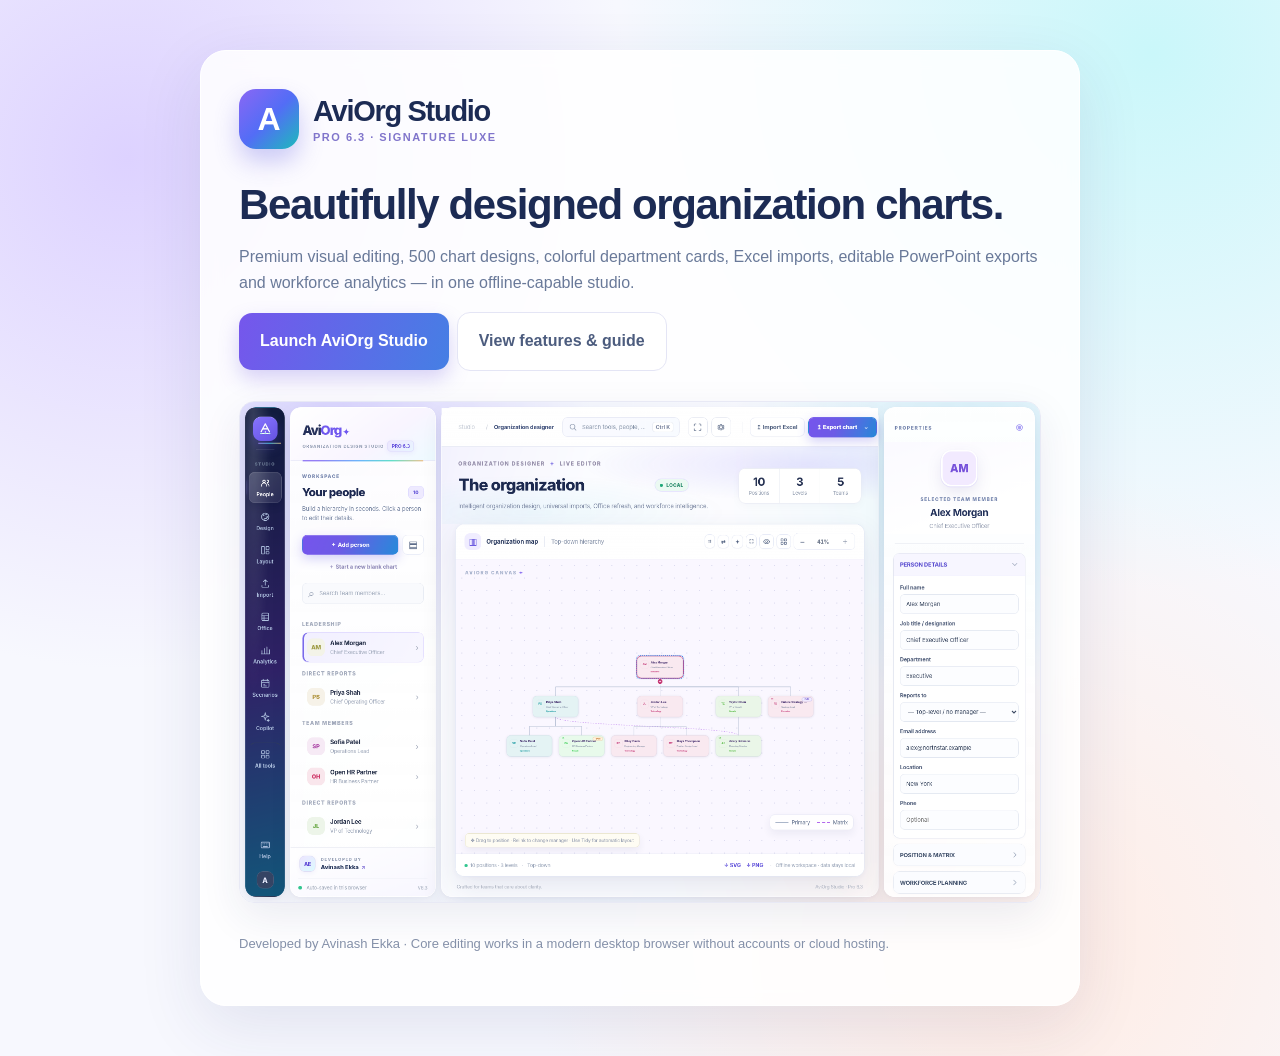
<file: Start_Here.html>
<!doctype html>
<html lang="en"><head><meta charset="utf-8"><meta name="viewport" content="width=device-width, initial-scale=1"><title>AviOrg Studio Pro 6.3 — Signature Luxe</title>
<style>
:root{color-scheme:light}*{box-sizing:border-box}body{margin:0;min-height:100vh;padding:50px 20px;background:radial-gradient(circle at 10% 15%,#ddd2ff,transparent 35%),radial-gradient(circle at 90% 5%,#caf7fa,transparent 35%),radial-gradient(circle at 80% 90%,#ffece4,transparent 35%),#f7f8fe;font-family:Inter,"Segoe UI",Arial,sans-serif;color:#1c2b54}main{max-width:880px;margin:0 auto;border-radius:26px;border:1px solid #fff;background:#ffffffdb;box-shadow:0 20px 65px #282f711b;padding:38px;backdrop-filter:blur(10px)}.brand{display:flex;gap:14px;align-items:center}.logo{width:60px;height:60px;display:grid;place-items:center;font-weight:900;font-size:32px;color:#fff;background:linear-gradient(135deg,#8a67f4,#536df6,#1cbbbb);border-radius:17px;box-shadow:0 13px 24px #625ee34f}.name{font-size:29px;font-weight:900;letter-spacing:-1.3px}.meta{font-size:11px;font-weight:750;color:#8075cb;letter-spacing:1.5px;margin-top:3px}h1{font-size:42px;line-height:1.06;letter-spacing:-1.4px;margin:34px 0 14px}p{color:#697999;line-height:1.65}a{color:#634bda;text-decoration:none;font-weight:700}.btn{display:inline-block;background:linear-gradient(110deg,#7656ec,#457fe4);color:#fff;border-radius:13px;padding:15px 21px;box-shadow:0 9px 20px #7360e047}.btn.secondary{background:#fff;color:#4c5c7e;box-shadow:none;border:1px solid #e4e5f5;margin-left:8px}.preview{display:block;width:100%;border-radius:15px;margin:30px 0;border:1px solid #e8e9f5;box-shadow:0 14px 40px #202b6a16}.footer{margin-top:20px;font-size:13px;color:#8490a9}@media(max-width:580px){h1{font-size:29px}main{padding:23px}.name{font-size:25px}.btn{display:block;text-align:center;margin:9px 0}.btn.secondary{margin:9px 0}}
</style></head><body><main><div class="brand"><div class="logo">A</div><div><div class="name">AviOrg Studio</div><div class="meta">PRO 6.3 · SIGNATURE LUXE</div></div></div><h1>Beautifully designed organization charts.</h1><p>Premium visual editing, 500 chart designs, colorful department cards, Excel imports, editable PowerPoint exports and workforce analytics — in one offline-capable studio.</p><p><a class="btn" href="standalone/AviOrg_Studio_Pro_6_3_Luxury.html">Launch AviOrg Studio</a><a class="btn secondary" href="README.md">View features & guide</a></p><img class="preview" src="docs/AviOrg_Luxury_Overview.png" alt="AviOrg Studio luxury editor screenshot"><p class="footer">Developed by Avinash Ekka · Core editing works in a modern desktop browser without accounts or cloud hosting.</p></main></body></html>
</file>
<file: assets/css/styles.css>
:root{--ink:#17213a;--muted:#8490a8;--line:#e9edf5;--accent:#6057ee;--accent-tint:#efedff;--navy:#12192c;--background:#f8f9fc;--font:Inter,'Segoe UI',Arial,sans-serif}*{box-sizing:border-box}html,body{margin:0;min-height:100%;font-family:var(--font);color:var(--ink);font-size:13px}button,input,select{font-family:inherit}button{cursor:pointer}button:focus-visible,input:focus-visible,select:focus-visible{outline:3px solid #adabff;outline-offset:2px}body{background:#f7f8fc}.app-shell{display:grid;grid-template-columns:76px 282px minmax(500px,1fr) 300px;height:100vh;min-height:640px;overflow:hidden}.rail{background:linear-gradient(180deg,#151e35,#10172a 75%);display:flex;flex-direction:column;align-items:center;padding:24px 9px 17px;gap:12px;color:#8c98b9}.brand-mark{width:43px;height:43px;border-radius:14px;background:#6559eb;box-shadow:0 7px 23px #786aff4e;color:#fff;display:flex;align-items:center;justify-content:center;font-size:29px;font-weight:600;line-height:1}.rail-divider{width:30px;height:1px;background:#34405a;margin:15px 0 7px}.rail-btn{appearance:none;background:none;border:0;border-radius:12px;color:#8e9abb;min-width:56px;min-height:61px;display:flex;align-items:center;justify-content:center;flex-direction:column;gap:5px;font-size:10px;font-weight:600;transition:.15s}.rail-btn:hover,.rail-btn.active{color:white;background:#29334f}.rail-ico{font-size:24px;font-weight:300;line-height:1}.rail-spacer{flex:1}.rail-avatar{height:33px;width:33px;background:#ffd5a8;color:#9a501d;border-radius:50%;display:grid;place-items:center;font-weight:800;font-size:13px;border:2px solid #283553}.sidebar{background:#fff;border-right:1px solid #e8ebf2;display:flex;flex-direction:column;overflow:hidden}.side-head{padding:30px 25px 23px;border-bottom:1px solid var(--line)}.app-wordmark{font-size:24px;letter-spacing:-1.3px;font-weight:800;color:#1e2745}.sparkle{color:#7769f4;font-size:15px;margin-left:3px}.side-subtitle{font-size:9px;letter-spacing:2px;font-weight:700;color:#a0a9bd;margin-top:7px}.pro-pill{font-size:9px;letter-spacing:0;background:#e9e6ff;color:#6154dd;padding:4px 6px;border-radius:5px;margin-left:4px}.side-panel{display:none;padding:24px 20px 20px;overflow:auto;flex:1;scrollbar-width:thin;scrollbar-color:#e6e9f0 transparent}.side-panel.active{display:block}.section-caption{font-size:9px;letter-spacing:2.3px;font-weight:800;color:#a6aec1;margin-bottom:13px}.pane-heading{display:flex;justify-content:space-between;align-items:center}.pane-heading h2{font-size:20px;letter-spacing:-.65px;margin:0;font-weight:770}.count-pill{font-size:11px;background:#f1f2fa;color:#6b7391;font-weight:800;padding:5px 9px;border-radius:10px}.muted{color:#8b95aa}.pane-intro{font-size:12px;line-height:1.7;margin:10px 0 21px}.side-actions{display:flex;gap:8px}.primary-btn{border:1px solid #5954db;background:linear-gradient(130deg,#6764ee,#5c53db);color:white;font-weight:700;border-radius:9px;padding:11px 12px;font-size:12px;box-shadow:0 6px 14px #5554dd28;transition:.18s}.primary-btn:hover{filter:brightness(1.06);box-shadow:0 9px 20px #5554dd37}.side-actions .primary-btn{flex:1}.icon-button{background:#f7f7fb;border:1px solid #e4e8ef;border-radius:9px;color:#69738b;font-size:19px;width:41px}.searchbox{margin-top:19px;border:1px solid #e8ebf3;background:#fafbfe;border-radius:9px;display:flex;align-items:center;height:40px;padding:0 11px;gap:7px;color:#9aa4b7}.search-ico{font-size:22px;line-height:1}.searchbox input{background:transparent;border:0;outline:0;min-width:0;flex:1;color:#2e3855;font-size:11px}.searchbox input::placeholder{color:#a3adbe}.people-list{padding-top:17px}.person-section-title{font-size:10px;color:#a1a9bb;letter-spacing:1.3px;font-weight:800;margin:15px 0 10px}.person-row{display:flex;gap:10px;align-items:center;padding:9px 9px;border:1px solid transparent;border-radius:11px;cursor:pointer;transition:.15s;position:relative}.person-row:hover{background:#f7f8ff}.person-row.selected{background:#f0efff;border-color:#e1ddff}.person-avatar{height:34px;width:34px;min-width:34px;border-radius:12px;display:grid;place-items:center;font-size:11px;font-weight:800}.person-row .identity{min-width:0;flex:1}.person-row b{display:block;font-size:11.5px;color:#26314e;white-space:nowrap;overflow:hidden;text-overflow:ellipsis}.person-row small{display:block;font-size:10px;color:#9aa4b7;margin-top:4px;white-space:nowrap;text-overflow:ellipsis}.person-row .more{font-size:16px;color:#a8afbf}.side-help-card{display:flex;gap:12px;padding:16px 13px;background:linear-gradient(135deg,#f6f3ff,#f0f7ff);border:1px solid #e7e7ff;border-radius:12px;margin-top:22px}.tiny-icon{background:#e7e2ff;color:#6154db;width:30px;height:30px;display:grid;place-items:center;flex-shrink:0;border-radius:9px;font-size:19px}.side-help-card b{font-size:11px;display:block;margin-bottom:5px}.side-help-card span{font-size:10.5px;line-height:1.5;color:#8791a6;display:block}.side-help-card button{border:0;background:none;padding:10px 0 0;color:#625ae3;font-weight:750;font-size:10.5px;text-align:left}.side-help-card button span{display:inline;color:inherit}.side-footer{flex-shrink:0;padding:17px 20px;border-top:1px solid #eef0f5;color:#9ca6b7;font-size:9.5px}.status-dot,.connected-dot{display:inline-block;width:7px;height:7px;background:#31c68f;border-radius:50%;margin-right:6px}.foot-version{float:right}.selected-theme-card{background:#f7f8fe;border:1px solid #e7e9f3;padding:12px;border-radius:12px;margin:15px 0}.mini-label{font-size:9px;letter-spacing:1.2px;color:#adb4c4;font-weight:800;margin-bottom:7px}#activeThemeTitle{font-size:13px;font-weight:800}.theme-colors{display:flex;gap:6px;margin-top:11px}.theme-colors i{width:19px;height:19px;border-radius:6px;border:2px solid white;box-shadow:0 0 0 1px #eaebf0}.filter-tabs{display:flex;gap:4px;margin:14px 0}.filter-tabs button{border:0;background:#f3f4f8;border-radius:6px;font-size:10px;color:#8791a8;padding:7px 8px}.filter-tabs button.chosen{background:#eae7ff;color:#5e56de;font-weight:800}.preset-gallery{display:grid;grid-template-columns:1fr 1fr;gap:10px}.preset{border:1px solid #e6e9f2;background:#fff;border-radius:10px;text-align:left;padding:9px;min-width:0}.preset:hover{border-color:#bfb8ff}.preset.chosen{border:2px solid #776df1;padding:8px;box-shadow:0 0 0 3px #eeebff}.preset-art{height:68px;border-radius:7px;background:#f3f5fb;position:relative;overflow:hidden;display:flex;flex-direction:column;align-items:center;justify-content:center;gap:6px}.sample-top{height:19px;width:46px;box-shadow:0 2px 7px #00000011}.sample-bottom{display:flex;gap:8px}.sample-bottom i{display:block;width:30px;height:18px;box-shadow:0 2px 7px #00000012}.sample-stem{position:absolute;top:35px;width:1px;height:10px;background:#99a3b8;z-index:0}.preset-art>*:not(.sample-stem){z-index:1}.preset-title{font-size:10.5px;font-weight:700;margin-top:7px;color:#303b58;white-space:nowrap;overflow:hidden;text-overflow:ellipsis}.preset-num{font-size:9px;color:#a2aabd;margin-top:3px}.form-section{margin:21px 0}.form-section label{font-size:11px;color:#4a5671;font-weight:800;display:block;margin-bottom:10px}.form-section select,.fields-block select,.fields-block input{width:100%;height:38px;border:1px solid #e4e8f1;background:#fff;border-radius:8px;padding:0 11px;color:#37425e;font-size:11px}.field-label{display:flex;justify-content:space-between;align-items:center;margin-bottom:7px}.field-label label{margin:0}.field-label output{font-weight:700;font-size:10px;color:#7a72e9}.range-input{appearance:none;-webkit-appearance:none;height:5px;width:100%;border-radius:6px;background:#e6e5fb;outline:0;accent-color:#6860e6}.range-input::-webkit-slider-thumb{-webkit-appearance:none;width:15px;height:15px;background:#6963e4;border:3px solid white;border-radius:50%;box-shadow:0 0 0 1px #8179ed;cursor:pointer}.layout-options{display:grid;grid-template-columns:repeat(3,1fr);gap:6px}.layout-options button{display:flex;align-items:center;justify-content:center;flex-direction:column;gap:7px;border:1px solid #e7eaf2;background:#fff;border-radius:9px;padding:11px 3px;color:#7f89a0;font-size:18px}.layout-options button span{font-size:9px;font-weight:700}.layout-options button.chosen{border-color:#8e84f5;background:#efedff;color:#6159dc}.section-line{height:1px;background:#eef0f5;margin:24px 0}.two-fields{display:grid;grid-template-columns:1fr 1fr;gap:12px}.two-fields input[type=color]{height:37px;width:100%;border:1px solid #e5e8ee;border-radius:9px;background:#fff;padding:4px}.toggle-row{display:flex;justify-content:space-between;align-items:center}.toggle-row b{display:block;font-size:11px}.toggle-row small{display:block;margin-top:5px;color:#9ca5b7;font-size:10px}.toggle-row input{width:17px;height:17px;accent-color:#665ee1}.secondary-btn{border:1px solid #e4e7ef;background:#fff;border-radius:9px;padding:10px 12px;color:#536078;font-size:11px;font-weight:750}.secondary-btn:hover{background:#f7f8fb}.wide-btn{width:100%}.office-tile{display:flex;gap:12px;border:1px solid #e8eaf1;background:#fff;border-radius:13px;padding:15px 12px;margin:15px 0}.office-app-logo{width:37px;min-width:37px;height:37px;display:grid;place-items:center;border-radius:9px;font-size:21px;font-weight:800;color:white;box-shadow:0 4px 10px #0000001c}.office-app-logo.power{background:linear-gradient(135deg,#ef844f,#c84c33)}.office-app-logo.excel{background:linear-gradient(135deg,#1c9b62,#116b41)}.office-app-logo.paste{background:linear-gradient(135deg,#6a70e4,#484bbe)}.office-tile b{font-size:12px}.office-tile p{font-size:10.5px;line-height:1.6;color:#8994aa;margin:7px 0 10px}.office-tile button{background:none;border:0;color:#665fe4;padding:0;font-size:10.5px;font-weight:800}.quiet-btn{border:0;background:none;color:#655ee0;font-size:11px;padding:14px;font-weight:750}.integration-note{border-left:3px solid #c6c2fb;background:#f8f7ff;padding:12px;margin-top:25px;border-radius:4px}.integration-note b{font-size:11px}.integration-note p{font-size:10.5px;line-height:1.6;color:#8e97ae;margin-bottom:0}.workspace{min-width:0;display:flex;flex-direction:column;background:#f8f9fc}.topbar{height:73px;min-height:73px;background:#fff;border-bottom:1px solid #e9ebf3;padding:0 27px;display:flex;align-items:center;justify-content:space-between}.breadcrumb{font-size:11.5px;color:#9aa4b5}.breadcrumb span{margin:0 9px;color:#c3c9d4}.breadcrumb strong{color:#36415f;font-weight:750}.top-actions{display:flex;align-items:center;gap:8px}.top-btn{border:0;background:#fff;font-size:21px;color:#8893a9;padding:7px 10px;border-radius:8px}.top-btn:hover{background:#f4f5fc}.top-btn:disabled{opacity:.38}.top-split{width:1px;height:21px;background:#e4e6ef;margin:0 6px}.text-btn{border:1px solid #e5e8f0;background:#fff;color:#65708b;border-radius:8px;padding:11px 15px;font-size:11px;font-weight:750}.export-btn{border:1px solid #5953d8;background:#6259e4;color:#fff;border-radius:9px;padding:11px 17px;font-size:11px;font-weight:800;box-shadow:0 5px 13px #5b53e330}.export-btn small{margin-left:11px;opacity:.8}.project-head{display:flex;align-items:center;justify-content:space-between;padding:29px 31px 23px;gap:10px}.eyebrow{font-size:9.5px;letter-spacing:2px;color:#9ea9bd;font-weight:850}.eyebrow span{color:#8b80e7;padding:0 5px}.title-line{display:flex;align-items:center;gap:14px;margin-top:10px}.title-line input{background:none;border:1px solid transparent;border-radius:8px;max-width:370px;min-width:0;width:calc(min(370px, 42vw));font-weight:790;letter-spacing:-1.3px;font-size:29px;color:#202b44;padding:2px 6px 3px 0;text-overflow:ellipsis}.title-line input:focus{outline:0;border:1px solid #d6d0ff;background:white;padding-left:6px}.live-pill{font-size:9px;font-weight:800;letter-spacing:1px;border:1px solid #d6f3e9;background:#effcf7;color:#269d71;border-radius:20px;padding:7px 9px}.live-pill i{width:6px;height:6px;background:#2ab984;display:inline-block;border-radius:100%;margin-right:4px}.project-head p{margin:7px 0;color:#97a1b5;font-size:11.5px}.stat-group{display:flex;gap:22px;padding:0 3px}.mini-stat{display:flex;flex-direction:column;gap:4px}.mini-stat b{font-size:23px;line-height:1;color:#27324d;letter-spacing:-.6px}.mini-stat span{font-size:10px;color:#a3adbb}.editor-shell{margin:0 28px;min-height:0;flex:1;display:flex;flex-direction:column;background:white;border:1px solid #e8ebf3;border-radius:14px;box-shadow:0 7px 29px #27345208;overflow:hidden}.editor-toolbar{display:flex;align-items:center;justify-content:space-between;height:65px;min-height:65px;border-bottom:1px solid #ebedf3;padding:0 20px}.view-label{display:flex;align-items:center;gap:10px;font-size:11px;white-space:nowrap;color:#a0aabc}.view-label strong{color:#34405b}.view-icon{height:30px;width:30px;border-radius:9px;background:#f0efff;color:#6d62e4;font-size:17px;display:grid;place-items:center}.toolbar-divider{height:20px;background:#e5e8ef;width:1px;margin:0 2px}.tool-cluster{display:flex;gap:8px;align-items:center}.pill-tool{border:1px solid #e7eaf1;border-radius:8px;background:white;padding:8px 10px;color:#68728b;font-size:11px;font-weight:700}.pill-tool:hover{background:#f8f7ff}.zoom-controller{display:flex;align-items:center;border:1px solid #e5e8f0;border-radius:8px;height:33px;overflow:hidden}.zoom-controller button{border:0;background:white;color:#69738a;font-size:16px;padding:5px 10px}.zoom-controller button:hover{background:#f4f3ff}.zoom-controller span{width:49px;text-align:center;font-size:10px;font-weight:800;color:#6e788b}.stage{position:relative;flex:1;min-height:200px;overflow:auto;scrollbar-width:thin;scrollbar-color:#d1d7e7 transparent;background-color:#fcfdff;background-image:radial-gradient(#e6e9f3 1px,transparent 1px);background-size:23px 23px;user-select:none}.svg-outer{min-width:100%;min-height:100%;display:flex;align-items:center;justify-content:center;padding:35px 65px;box-sizing:border-box}.stage svg{overflow:visible;display:block;touch-action:none;flex-shrink:0}.stage-watermark{position:sticky;top:20px;left:18px;width:max-content;z-index:2;pointer-events:none;font-size:9px;letter-spacing:1.5px;font-weight:800;color:#cbd2de;margin-bottom:-10px}.stage-watermark span{color:#b6aceb}.canvas-tip{position:sticky;left:18px;bottom:12px;margin-top:-30px;display:block;width:max-content;pointer-events:none;color:#aab3c5;background:#ffffffdc;border:1px solid #e9ebf1;border-radius:6px;font-size:9px;padding:7px 10px}.node-card{cursor:grab}.node-card:active{cursor:grabbing}.node-add{cursor:pointer}.node-card:focus{outline:none}.editor-footer{height:41px;min-height:41px;display:flex;align-items:center;justify-content:space-between;padding:0 17px;border-top:1px solid #ebedf3;color:#9fa7b8;font-size:9.5px}.connected-dot{height:6px;width:6px;margin-right:5px}.foot-divider{padding:0 8px;color:#c6ccd7}.footer-link{border:0;background:none;color:#7169df;font-weight:750;font-size:10px;padding:5px}.app-bottom{min-height:32px;display:flex;justify-content:space-between;align-items:center;color:#aab3c2;margin:2px 30px;font-size:9px}.app-bottom .sparkle{font-size:9px}.inspector{background:#fff;border-left:1px solid #e9ebf2;overflow:auto;display:flex;flex-direction:column;scrollbar-width:thin;scrollbar-color:#e7eaf1 transparent}.inspector-head{display:flex;align-items:center;justify-content:space-between;padding:29px 23px 19px;color:#a6aec0;letter-spacing:2px;font-size:9px;font-weight:800}.inspector-symbol{color:#aaa0f5;font-size:17px}#selectedInspector{flex:1}.inspector-person{text-align:center;padding:6px 20px 2px}.big-avatar{width:67px;height:67px;border:4px solid white;box-shadow:0 0 0 1px #e5e4ff,0 9px 18px #0000000e;border-radius:20px;background:#edeaff;display:grid;place-items:center;font-size:21px;font-weight:800;color:#5a50d5;margin:0 auto 19px}.inspector-caption{font-size:9px;letter-spacing:1.3px;color:#a5adbe;font-weight:800}.inspector-person h3{font-size:17px;letter-spacing:-.3px;margin:9px 0 5px}.inspector-person span{font-size:11px;color:#9da5b7}.inspector-divider{height:1px;background:#eef0f5;margin:23px 23px}.fields-block{padding:0 23px}.inspector-block-title{font-size:9px;letter-spacing:1.8px;font-weight:800;color:#a6afc1;margin:0 23px 16px}.fields-block .inspector-block-title{margin-left:0}.fields-block label{font-size:10.5px;color:#67728a;font-weight:700;display:block;margin:15px 0 6px}.fields-block input{outline-color:#aaa3f6}.inspector #addChildBtn{width:calc(100% - 46px);margin:0 23px}.inspector-action-row{display:flex;gap:9px;margin:10px 23px}.inspector-action-row button{flex:1}.danger-btn{display:block;border:0;background:none;color:#d65b68;font-size:11px;padding:18px 22px;font-weight:700;margin:auto}.inspector-bottom{padding:20px 17px;margin-top:auto}.inspector-tip{display:flex;align-items:flex-start;gap:9px;border:1px solid #eeeaff;border-radius:11px;background:#f8f6ff;padding:13px 10px;color:#746bdb;font-size:15px}.inspector-tip span{font-size:10px;line-height:1.6;color:#8c91aa}.inspector-tip b{color:#5953bc;margin-right:5px}.empty-inspector{text-align:center;padding:45px 25px;color:#a4acbb}.empty-inspector div{font-size:40px;color:#9e95f3}.empty-inspector h3{color:#3e4964;font-size:15px}.empty-inspector p{font-size:11px;line-height:1.7}.empty-state{position:absolute;top:50%;left:50%;transform:translate(-50%,-50%);text-align:center;z-index:3}.empty-icon{font-size:55px;color:#8980e9}.empty-state h3{font-size:21px;margin-bottom:0}.empty-state p{font-size:12px;color:#98a1b3}.empty-state button{margin-top:15px}.modal-backdrop{position:fixed;inset:0;background:#11162eb0;z-index:100;display:flex;align-items:center;justify-content:center;padding:20px;backdrop-filter:blur(5px)}[hidden]{display:none!important}.modal{background:white;border-radius:17px;max-width:670px;width:100%;max-height:90vh;display:flex;flex-direction:column;box-shadow:0 25px 80px #00000049;overflow:hidden}.modal.large{max-width:1030px}.modal-header{padding:23px 27px 20px;display:flex;align-items:flex-start;justify-content:space-between;border-bottom:1px solid #e8eaf0}.modal-eyebrow{font-size:9px;color:#8278e4;font-weight:800;letter-spacing:2px}.modal h2{font-size:23px;letter-spacing:-.8px;margin:6px 0 0}.close-modal{font-size:26px;color:#9ba5b7;border:0;background:#f3f4f8;height:34px;width:34px;line-height:1;border-radius:9px}.modal-body{padding:24px 27px 28px;overflow:auto}.export-grid{display:grid;grid-template-columns:repeat(3,1fr);gap:12px}.export-choice{background:white;border:1px solid #e5e8f1;border-radius:12px;text-align:left;padding:16px;min-height:129px}.export-choice:hover{background:#faf9ff;border-color:#9d91f5}.export-symbol{border-radius:10px;display:grid;place-items:center;width:36px;height:36px;background:#f1efff;color:#6b5ee2;font-weight:850;font-size:15px;margin-bottom:12px}.export-choice strong{display:block;font-size:11px}.export-choice span{font-size:10px;color:#9aa3b5;line-height:1.5;display:block;margin-top:5px}.modal-note{background:#f7f8fd;border:1px solid #eceef4;border-radius:10px;padding:13px 15px;font-size:11px;line-height:1.7;color:#8490a7;margin-top:18px}.modal-note b{color:#606c85}.dropzone{border:2px dashed #cfcaf9;border-radius:13px;background:#f9f8ff;padding:27px;text-align:center;cursor:pointer}.dropzone:hover{border-color:#7a70e9;background:#f4f2ff}.dropzone .drop-icon{display:block;font-size:34px;color:#7c72e9;margin-bottom:8px}.dropzone h3{margin:0 0 7px;font-size:15px}.dropzone p{color:#95a0b4;font-size:11px;margin:0}.sample-table{width:100%;border-collapse:collapse;margin:20px 0 10px;font-size:10px}.sample-table th{color:#68728b;text-align:left;background:#f4f5fa;font-size:10px}.sample-table th,.sample-table td{padding:10px 7px;border:1px solid #e8eaf0}.modal-actions{display:flex;justify-content:flex-end;align-items:center;gap:10px;margin-top:19px}.help-section h4{font-size:12px;margin:20px 0 10px}.help-section p,.help-section li{font-size:11px;color:#78849b;line-height:1.8}.help-section kbd{font-size:10px;border:1px solid #e0e5ed;border-radius:5px;padding:3px 5px;background:#f5f6fa;color:#56627b}.bulk-table-wrap{overflow:auto;max-height:60vh;border:1px solid #e7eaf2;border-radius:10px}.bulk-table{border-collapse:collapse;width:100%;min-width:930px;font-size:11px}.bulk-table th{position:sticky;top:0;background:#f5f6fb;z-index:2;text-align:left;color:#6b7790;font-size:10px;letter-spacing:.3px;white-space:nowrap}.bulk-table th,.bulk-table td{padding:8px 9px;border-bottom:1px solid #ebedf3}.bulk-table input{font-size:11px;border:1px solid #e1e6ef;border-radius:6px;height:32px;padding:0 8px;width:100%;min-width:95px}.bulk-table td:first-child{font-weight:800;color:#8075ed;white-space:nowrap}.bulk-table td:last-child button{border:0;color:#c45166;background:#fff0f2;border-radius:6px;padding:6px 8px}.bulk-table .manager-col{min-width:100px}.bulk-topline{display:flex;align-items:center;justify-content:space-between;margin-bottom:12px;color:#7e89a0;font-size:11px}.toast-stack{position:fixed;right:22px;bottom:22px;z-index:200;display:flex;flex-direction:column;gap:8px;pointer-events:none}.toast{max-width:370px;border:1px solid #e5e8ef;border-radius:11px;background:white;box-shadow:0 9px 28px #242d5d28;padding:12px 17px;display:flex;gap:9px;color:#3c4863;font-weight:700;font-size:11px;pointer-events:auto}.toast.error{border-color:#ffcaca;color:#b7424d}.toast .dot{color:#32b68c}.toast.error .dot{color:#cc5969}@media(max-width:1350px){.app-shell{grid-template-columns:68px 253px minmax(440px,1fr) 273px}.sidebar .side-head{padding-left:20px}.project-head{padding:23px 22px 16px}.stat-group{gap:12px}.editor-shell{margin:0 16px}.editor-toolbar{padding:0 12px}.topbar{padding:0 19px}.app-bottom{margin:2px 17px}.inspector .fields-block{padding:0 17px}.inspector-divider{margin:20px 17px}}@media(max-width:1080px){.app-shell{grid-template-columns:68px 246px minmax(370px,1fr)}.inspector{display:none}.editor-shell{margin:0 15px}}@media(max-width:740px){.app-shell{grid-template-columns:58px minmax(0,1fr)}.sidebar{display:none}.rail{padding-left:3px;padding-right:3px}.rail-btn{min-width:48px}.rail-btn span:last-child{font-size:9px}.topbar{padding:0 12px}.top-btn,.top-split{display:none}.topbar .text-btn{padding:10px}.project-head{padding:16px}.project-head .stat-group{display:none}.title-line input{font-size:24px;width:65vw}.editor-shell{margin:0 9px}.view-label #layoutName,.toolbar-divider,.pill-tool span{display:none}.editor-toolbar{padding:0 8px}.tool-cluster{gap:4px}.pill-tool{padding:7px}.editor-footer{font-size:9px;padding:0 8px}.editor-footer .foot-divider+span{display:none}.canvas-tip{display:none}.export-grid{grid-template-columns:repeat(2,1fr)}.app-bottom{display:none}}

.inspector-toggle{display:none}@media(max-width:1080px){.inspector-toggle{display:block}.inspector{display:none;position:fixed;z-index:85;right:0;top:0;bottom:0;width:300px;box-shadow:-10px 0 38px #1f2b4a28}.app-shell.show-inspector .inspector{display:flex}.new-chart-btn{display:none}}@media(max-width:740px){.app-shell.show-mobile-side .sidebar{display:flex;position:fixed;left:58px;top:0;bottom:0;z-index:80;width:min(325px,calc(100vw - 58px));box-shadow:10px 0 30px #1f2b4a26}.inspector{width:min(330px,calc(100vw - 58px))}.topbar .text-btn span{display:none}}

.custom-color-row{margin-top:13px;padding-top:11px;border-top:1px solid #e6e8f4;display:flex;align-items:center;gap:7px}.custom-color-row label{font-size:10px;color:#74809a;font-weight:700;flex:1}.custom-color-row input{width:34px;height:28px;border:1px solid #e0e3ed;background:#fff;border-radius:7px;padding:3px;cursor:pointer}.custom-color-row button{border:0;color:#8e88ca;font-size:17px;background:none}.side-new-link{display:block;border:0;background:none;margin:13px auto 0;color:#908ab9;font-size:10.5px;font-weight:700;padding:4px 10px}.side-new-link:hover{color:#6057e7}

/* Structura Pro 2.0 enhancements */
.brand-controls{display:flex;align-items:center;gap:7px;margin:17px 0}.brand-controls label{flex:1;font-size:11px;font-weight:750;color:#53617d}.brand-controls input{width:35px;height:31px;border:1px solid #e1e5f0;border-radius:7px;background:white;padding:3px}.brand-controls .secondary-btn{font-size:10px;padding:7px 8px}.insight-cards{display:grid;grid-template-columns:repeat(2,1fr);gap:9px;margin:20px 0}.insight-cards>div,.import-summary>div{background:#f7f8ff;border:1px solid #e8eafd;border-radius:11px;padding:14px 10px;display:flex;flex-direction:column;gap:6px}.insight-cards b{font-size:23px;color:#2a3255;letter-spacing:-.7px}.insight-cards span,.import-summary span{font-size:10px;color:#8793ab}.insight-heading{font-size:11px;font-weight:850;color:#485773;margin:23px 0 13px}.insight-row{padding:9px 0;border-bottom:1px solid #edf0f6}.insight-row>div:first-child{display:flex;justify-content:space-between;gap:5px;align-items:center}.insight-row b{font-size:10px;overflow:hidden;text-overflow:ellipsis;white-space:nowrap}.insight-row small{font-size:9px;color:#949eb1;white-space:nowrap}.insight-track{height:6px;background:#f0f2f8;border-radius:9px;margin-top:8px;overflow:hidden}.insight-track i{display:block;height:100%;border-radius:9px}.manager-row{display:flex;justify-content:space-between;font-size:10px;color:#647089;gap:8px;padding:10px 2px;border-bottom:1px solid #f0f1f6}.manager-row strong{color:#5e56dc;font-size:10px;white-space:nowrap}.quality-warning{background:#fff8ec;border:1px solid #fee2b7;border-radius:10px;padding:12px;color:#9b682a;font-size:10.5px;line-height:1.6}.quality-warning ul{padding-left:17px;margin:7px 0 0}.quality-ok{background:#eafaf5;border:1px solid #d1f0e5;border-radius:10px;padding:12px;color:#18745c;font-size:11px;font-weight:650}.import-summary{display:grid;grid-template-columns:repeat(4,1fr);gap:10px;margin-bottom:17px}.import-summary b{font-size:24px}.import-choice{display:flex;flex-wrap:wrap;gap:18px;margin-top:18px;font-size:11px;color:#606e8a}.office-export-options{background:#f8f8ff;border:1px solid #edeafd;padding:13px;margin:17px 0;border-radius:10px}.office-export-options label{display:block;color:#4c5977;font-weight:800;font-size:11px;margin-bottom:8px}.office-export-options select{width:100%;height:34px;border-radius:7px;border:1px solid #dbdff0;background:white;padding:5px;color:#35415e;font-size:11px}.office-export-options p{font-size:9px;color:#929eb2;line-height:1.5;margin-bottom:0}.pill-tool.tool-selected{border-color:#8676f4;background:#f0edff;color:#5749d9}.focus-info{font-size:8px;letter-spacing:.6px;font-weight:900;color:#6152d8;background:#eeebff;padding:3px 6px;border-radius:4px;margin-left:9px}.editor-toolbar .tool-cluster{gap:5px}.editor-toolbar .pill-tool{white-space:nowrap}.app-wordmark{letter-spacing:-1.5px}#morePresets{margin-top:14px}.insight-row .insight-track{width:100%}@media(max-width:1550px){.editor-toolbar .pill-tool{font-size:10px;padding:6px}.editor-toolbar .pill-tool span{display:none}}@media(max-width:1100px){.editor-toolbar .pill-tool span{display:none}}@media(max-width:740px){.import-summary{grid-template-columns:1fr 1fr}}

/* Structura Pro 3.0: matrix reporting, profiles, import review and planning */
#panel-scenarios{padding-bottom:35px}.scenario-hero{background:linear-gradient(135deg,#f4f1ff,#eaf0ff);border:1px solid #dedcf8;border-radius:13px;padding:18px;margin:15px 0 17px;display:flex;flex-direction:column;gap:7px}.scenario-icon{width:39px;height:39px;background:#ded8ff;border-radius:12px;display:grid;place-items:center;font-size:22px;color:#6655da}.scenario-hero b{font-size:12px;color:#323a58}.scenario-hero span,.scenario-note{font-size:10px;line-height:1.7;color:#7a85a0}.scenario-actions{display:flex;flex-direction:column;gap:8px}.scenario-actions button{min-height:37px}.scenario-note{margin:15px 1px}.scenario-empty{padding:20px 11px;border:1px dashed #d8dcec;border-radius:10px;color:#7e8aa6;font-size:11px;line-height:1.7;text-align:center}.scenario-empty small{font-size:10px}.scenario-stamp{font-size:9px;letter-spacing:.6px;font-weight:850;color:#7a71d7;margin:18px 0 11px}.scenario-metrics{display:grid;grid-template-columns:repeat(3,1fr);gap:7px;margin-bottom:14px}.scenario-metrics>div{background:#f7f8ff;border:1px solid #e8ebf6;border-radius:10px;padding:13px 7px;display:flex;flex-direction:column;align-items:center;gap:6px}.scenario-metrics b{font-size:24px;color:#384164}.scenario-metrics span{font-size:9px;color:#8794ab}.scenario-line{display:flex;flex-direction:column;gap:5px;padding:10px 0;border-bottom:1px solid #e9ecf4}.scenario-line b{font-size:10px;color:#41516e}.scenario-line small{font-size:9px;color:#8c97ad}.review-choices{margin-bottom:18px;gap:7px}.review-choices label{flex:1;min-width:170px;border:1px solid #e4e8f3;padding:12px;border-radius:10px;background:#fbfcff;display:flex;align-items:flex-start;gap:6px;flex-wrap:wrap}.review-choices label b{font-size:10px;color:#43506d}.review-choices small{display:block;width:100%;padding-left:17px;color:#929ab0;font-size:9px;line-height:1.4}.review-choices input{accent-color:#685dee}.import-mode-effect{background:#f6f7fe;border-radius:10px;border:1px solid #e7eaf6;padding:12px 15px;margin-bottom:15px;font-size:11px;color:#5d6a84}.import-mode-effect small{display:block;margin-top:7px;color:#8792a9}.effect-good{font-weight:800;color:#22856e}.effect-error{color:#ae4856;font-weight:700}.change-tag{font-weight:800;display:inline-block;border-radius:5px;padding:4px 6px;font-size:9px;color:#5c5587;background:#efedff}.change-tag.added{color:#21785b;background:#def8ec}.change-tag.updated,.change-tag.changed{color:#8b6128;background:#fff4dc}.change-tag.removed{color:#b54656;background:#ffe8ea}.change-tag.same{color:#61748a;background:#eef3f8}.new-section-title{margin-top:26px!important}.profile-photo-control{margin:20px 0}.profile-photo-control>label{display:block;color:#53617d;font-size:11px;font-weight:750;margin-bottom:9px}.profile-photo-actions{display:flex;gap:7px}.profile-photo-control small{display:block;margin-top:7px;color:#929cae;font-size:9px;line-height:1.5}.big-avatar img{width:100%;height:100%;object-fit:cover;border-radius:inherit}.small-color-control{margin-top:6px;width:100%;height:33px;background:transparent;border:1px solid #e2e7f0;border-radius:7px}.inspector .fields-block textarea{border:1px solid #dce1ec;border-radius:8px;color:#3a4660;font-family:inherit;font-size:11px;padding:10px;width:100%;min-height:64px;resize:vertical}.inspector .fields-block textarea:focus{outline:2px solid #bcb5ff;outline-offset:1px}.matrix-link{pointer-events:stroke}.matrix-link:hover{stroke-width:3.6!important;opacity:1}.scenario-summary{margin-top:10px}.modal .sample-table{min-width:580px}.rail-btn{min-height:62px}@media(max-height:700px){.rail-btn{min-height:51px}}

.density-actions{display:flex;gap:8px;margin:8px 0}.density-actions button{flex:1;font-size:11px;padding:10px 5px}.density-tip{color:#8a95ae;font-size:9px;line-height:1.7}.canvas-legend{position:absolute;right:20px;bottom:45px;display:flex;gap:13px;z-index:4;align-items:center;border:1px solid #e2e6f0;background:#ffffffc9;backdrop-filter:blur(6px);padding:8px 10px;border-radius:8px;font-size:10px;color:#687692;pointer-events:none}.canvas-legend span{display:flex;align-items:center;gap:6px}.canvas-legend i{display:block;border-top:2px solid #abb6ca;width:25px}.canvas-legend i.dotted{border-top-style:dashed;border-top-color:#b369ed}.canvas-legend.hide-matrix span:last-child{display:none}@media(max-width:740px){.canvas-legend{display:none}}
</file>
<file: assets/css/pro4.css>
/* Structura Pro 4.0 visual system: dense but approachable enterprise studio */
:root{--pro4-blue:#2563eb;--pro4-indigo:#6257ec;--pro4-border:#e2e8f3;--pro4-subtle:#f6f8fd}
.rail{padding-top:18px;gap:6px;overflow-y:auto;scrollbar-width:thin;scrollbar-color:#455372 transparent}
.rail-btn{flex-shrink:0;padding:8px 3px!important;min-height:49px}
.rail-btn .rail-ico{font-size:18px!important}
.rail-spacer{min-height:3px}
.rail .brand-mark{flex-shrink:0;margin-bottom:7px}
.side-panel:has(.v4-kpis),#panel-precision,#panel-ai,#panel-reviews{padding-bottom:55px}
#panel-precision .pane-heading,#panel-ai .pane-heading,#panel-workforce .pane-heading,#panel-reviews .pane-heading{margin-bottom:6px}
#panel-precision .pane-intro,#panel-ai .pane-intro,#panel-workforce .pane-intro,#panel-reviews .pane-intro{margin-bottom:19px}
.v4-field-label{font-size:11px;font-weight:700;color:#475777;display:block;margin:14px 0 6px}
#panel-ai textarea,#panel-reviews textarea,#panel-reviews select,#panel-ai input,#panel-precision input,#panel-workforce input,#panel-reviews input{display:block;width:100%;border:1px solid #dee3ee;border-radius:9px;background:#fff;font-size:12px;color:#263452;padding:11px;line-height:1.45;outline:none;transition:box-shadow .15s,border-color .15s}
#panel-ai textarea:focus,#panel-reviews textarea:focus,#panel-precision input:focus,#panel-workforce input:focus,#panel-reviews input:focus{border-color:#7066ef;box-shadow:0 0 0 3px #e5e2ff}
#panel-ai textarea{min-height:165px;resize:vertical;font-family:ui-monospace,SFMono-Regular,Consolas,monospace;font-size:11px;line-height:1.7}
.v4-button-grid{display:grid;grid-template-columns:repeat(2,minmax(0,1fr));gap:8px;margin:12px 0}
.v4-button-grid button{min-height:36px;padding:9px 6px;font-size:10.2px;font-weight:700;border-radius:9px;white-space:normal}
.v4-help{font-size:10px;line-height:1.65;color:#7885a0;margin:10px 0 14px}
.v4-kpis{display:grid;grid-template-columns:repeat(2,minmax(0,1fr));gap:9px;margin:14px 0 20px}
.v4-kpis>div{display:flex;flex-direction:column;gap:6px;padding:14px 11px;border-radius:11px;border:1px solid #e4eaf6;background:linear-gradient(135deg,#fff,#f5f7ff)}
.v4-kpis b{font-size:22px;font-weight:850;letter-spacing:-.7px;line-height:1;color:#253356;overflow-wrap:anywhere}
.v4-kpis span{font-size:10px;color:#7e8aa4}
.v4-deptrow{margin:12px 0 16px}.v4-deptrow>div:first-child{display:flex;justify-content:space-between;gap:10px;align-items:baseline}.v4-deptrow b{font-size:11px;color:#36445f}.v4-deptrow span{color:#8791a6;font-size:9px;white-space:nowrap}.v4-bar{height:6px;background:#e9edfa;border-radius:9px;margin-top:7px;overflow:hidden}.v4-bar i{height:100%;display:block;border-radius:9px}
.pro-metric-box{padding:12px;border:1px solid #e0e6f8;background:linear-gradient(120deg,#f8f9ff,#f2f5ff);border-radius:11px;display:flex;flex-direction:column;gap:6px}.pro-metric-box b{font-size:13px;color:#344266}.pro-metric-box small{color:#8997b3;font-size:10px}
.v4-mini-list{margin:12px 0;display:flex;flex-direction:column;gap:7px;max-width:100%}
.v4-empty{border:1px dashed #d7dfed;color:#8492ac;text-align:center;border-radius:9px;padding:16px 9px;font-size:11px}
.v4-list-row{display:flex;gap:7px;align-items:center;justify-content:space-between;padding:10px 9px;border-radius:9px;background:#f7f9ff;border:1px solid #e7ebf8;min-width:0}
.v4-list-row>div:first-child{display:flex;flex-direction:column;gap:3px;min-width:0}.v4-list-row b{font-size:10.5px;color:#344463;overflow-wrap:anywhere}.v4-list-row small{font-size:9px;color:#8c9bb3;white-space:normal}.v4-list-row>div:last-child{display:flex;gap:4px;flex-shrink:0}
.v4-list-row button{border:1px solid #dce3f4;background:white;border-radius:7px;padding:6px 7px;font-weight:750;color:#6058ca;font-size:10px}
.v4-list-row button:hover{background:#ebeafe}
.v4-note,.v4-error{border:1px solid #e2e9f4;border-radius:9px;background:#f6f9ff;padding:11px;font-size:10.5px;line-height:1.55;color:#53617e;overflow-wrap:anywhere}
.v4-note b{font-size:11px;color:#34405c}.v4-note small{display:block;font-size:9px;margin-top:5px;color:#7586a7}.v4-success{background:#f0faf6;border-color:#cce7da}.v4-error{background:#fff2f1;border-color:#f5dad9;color:#ae3b48}
.v4-ai-peek{margin:10px 0;border:1px solid #e8ebf3;border-radius:9px;overflow:hidden;background:white}.v4-ai-peek>div{border-bottom:1px solid #eef0f5;padding:9px;display:flex;flex-direction:column;gap:3px}.v4-ai-peek b{font-size:10px;color:#354460}.v4-ai-peek span,.v4-ai-peek small{font-size:9px;color:#8693a7}.v4-ai-peek>small{display:block;padding:9px}
.v4-review{background:#fff;border:1px solid #e5eaf6;border-radius:11px;padding:11px;display:flex;flex-direction:column;gap:5px}.v4-review-tag{font-size:9px;font-weight:800;color:#6551c2;background:#eeecff;width:max-content;max-width:100%;padding:4px 7px;border-radius:6px}.v4-review b{font-size:10px;line-height:1.3}.v4-review small{color:#929cb0;font-size:9px}.v4-review p{font-size:10.3px;color:#657188;line-height:1.5;margin:3px 0}.v4-review button{align-self:flex-end;background:none;color:#b46169;border:0;font-size:10px;font-weight:700}
#panel-reviews textarea{resize:vertical}
.v4-selection-outline{filter:drop-shadow(0 0 3px #1678ed2e)}
#v4QualityResults{margin-top:12px}
#v4Fte,#v4AnnualCost,#v4CostCenter,#v4EffectiveDate{font-size:12px}
.stage{overscroll-behavior:contain}
@media (max-height:800px){.rail{gap:3px;padding-top:9px}.rail-btn{min-height:45px}.rail .brand-mark{margin-bottom:0}.rail-avatar{display:none}}
@media(max-width:740px){.rail{overflow-y:auto}.v4-button-grid{grid-template-columns:1fr 1fr}}
</file>
<file: assets/css/pro5.css>
/* Structura 5.0 — Visual designer, command copilot, data hub and forecast. */
.rail{overflow-y:auto;scrollbar-width:thin;gap:1px;padding-top:10px}.rail-btn{min-height:43px;flex-shrink:0}.rail .brand-mark{flex-shrink:0}.rail .rail-divider{flex-shrink:0}.rail-spacer{min-height:3px}
#panel-navigator,#panel-copilot,#panel-datahub,#panel-forecast{padding-bottom:55px}
.v5-mini-frame{background:#fff;border:1px solid #e5e9f4;border-radius:12px;padding:12px;margin:12px 0}.v5-section-head{display:flex;justify-content:space-between;align-items:center;font-size:10px;font-weight:800;color:#344563;letter-spacing:1px}.v5-section-head span{font-weight:600;color:#9aa5b8;letter-spacing:0}
#v5Minimap{display:block;width:100%;height:164px;background:#f7f9fe;border:1px solid #eef1fa;border-radius:8px;margin-top:10px;cursor:crosshair}
#v5Minimap [data-mini-id]{cursor:pointer;stroke:#fff;stroke-width:2;transition:stroke .12s;rx:3}#v5Minimap [data-mini-id]:hover{stroke:#4e50d7;stroke-width:4}
.v5-mini-card{display:flex;align-items:center;justify-content:space-between;gap:8px;padding:10px;border:1px solid #e4e9f3;border-radius:10px;background:#fff;margin:7px 0}.v5-mini-card b{font-size:11px;color:#34405a}.v5-mini-card small{display:block;margin-top:3px;font-size:9px;color:#909caf}.v5-mini-card .v5-actions{display:flex;gap:5px;flex-shrink:0}.v5-mini-card button{border:1px solid #dce2ef;border-radius:7px;background:#f6f7fd;color:#4d4fa3;font-size:9px;font-weight:700;padding:6px}
.v5-layers{display:grid;grid-template-columns:1fr;gap:7px;margin-top:10px}.v5-toggle-row{background:white;border:1px solid #ebedf5;border-radius:9px;padding:8px 10px;display:flex;justify-content:space-between;align-items:center;color:#445171;font-size:11px;font-weight:650}.v5-toggle-row input{accent-color:#645ceb}
.v5-chip-grid{display:grid;grid-template-columns:1fr 1fr;gap:7px;margin-top:10px}.v5-chip-grid button{border:1px solid #e1e5f0;background:#fff;border-radius:8px;padding:9px;color:#4b5774;font-size:10px;text-align:left;line-height:1.5}.v5-chip-grid button:hover{border-color:#756ef1;color:#5f51cb}
.v5-info{font-size:10px;line-height:1.65;color:#62718e;background:#f4f6fb;border:1px solid #e7eaf5;border-radius:10px;padding:11px;margin:10px 0}
.v5-drop-zone{padding:17px 11px;margin-top:10px;background:linear-gradient(135deg,#f1f3ff,#fbfbff);border:1px dashed #aab4ea;border-radius:12px;display:flex;flex-direction:column;align-items:center;gap:8px}.v5-drop-zone b{font-size:12px;color:#3d4169}.v5-drop-zone small{font-size:10px;color:#8a90af}.v5-drop-zone .primary-btn{padding:8px 16px}
.v5-map-row{background:#fff;border:1px solid #e5e9f5;border-radius:9px;margin:7px 0;padding:8px;display:flex;gap:8px;align-items:center}.v5-map-row label{font-size:10px;color:#46536c;flex:1}.v5-map-row select{flex:1.2;width:58%;min-width:0;padding:6px;font-size:10px;border:1px solid #dee3ef;border-radius:6px;background:#fff;color:#485573}
.v5-forecast-kpis{display:grid;grid-template-columns:1fr 1fr;gap:8px;margin:14px 0}.v5-forecast-kpis>div{padding:13px 11px;border-radius:10px;border:1px solid #e6eaf3;background:#fff;display:flex;flex-direction:column;gap:7px}.v5-forecast-kpis b{font-size:19px;color:#273b5e;letter-spacing:-1px}.v5-forecast-kpis span{font-size:9px;color:#8b96a9}.v5-forecast-inputs{margin:13px 0}.v5-forecast-inputs .form-section{margin-bottom:11px}
#v5CommandPreview>.v4-note,#v5LayoutReport>.v4-note,#v5AuditResults>.v4-note{margin:6px 0}
.v5-modal-preview{max-height:300px;overflow-y:auto}.v5-table{width:100%;border-collapse:collapse;font-size:10px}.v5-table td,.v5-table th{padding:8px;border-bottom:1px solid #e8ecf4;text-align:left}.v5-table th{color:#5a6481;background:#f8f9fd}
@media (max-height:820px){.rail-btn{min-height:40px;font-size:10px}.rail-btn .rail-ico{font-size:17px}}
#v5Command,#v5ViewName,#v5PositionId,#v5SkillsInput,#v5EmploymentType,#v5Mapping select{font-family:inherit;font-size:12px;color:#384867}
#v5Command{width:100%;resize:vertical;line-height:1.55;border:1px solid #dfe5f1;border-radius:10px;padding:11px;min-height:112px;background:#fff}
#v5Command:focus,#v5ViewName:focus{outline:2px solid #ddd8ff;outline-offset:1px;border-color:#6559eb}
</file>
<file: assets/css/pro6.css>
/* Structura Pro 6.0: richer workspace controls */
.rail{gap:2px;overflow-y:auto;scrollbar-width:thin;padding-top:12px;padding-bottom:10px}.rail-btn{min-height:43px;max-height:47px;min-width:55px;font-size:9px;gap:2px;flex-shrink:0}.rail-ico{font-size:19px}.rail-divider{margin:5px 0}.brand-mark{width:38px;height:38px;flex-shrink:0}.rail-spacer{min-height:10px}.side-panel{scrollbar-width:thin}.v6-drop{border:1.5px dashed #a9a9e9;background:linear-gradient(145deg,#f8f8ff,#f3f6ff);padding:19px 12px;border-radius:14px;text-align:center;display:flex;align-items:center;flex-direction:column;gap:9px}.v6-drop-icon{font-size:31px;color:#7269e8}.v6-drop b{font-size:13px}.v6-drop small{color:#7d8ba7;font-size:10px}.v6-hint{background:#f4f5fc;border:1px solid #e4e6f1;color:#67738e;padding:11px;border-radius:9px;font-size:10px;line-height:1.65}.v6-reference{border:1px solid #eceefa;border-radius:10px;overflow:auto;max-height:230px;background:#fbfcff;margin:8px 0}.v6-reference img{max-width:100%;display:block;object-fit:contain}.v6-results{margin-top:13px;display:grid;gap:8px}.v6-results:empty{display:none}.v6-note{padding:11px 12px;border:1px solid #e7eaf3;background:#fafbff;border-radius:10px;display:grid;gap:5px;font-size:10px;color:#53617f;line-height:1.5}.v6-note b{font-size:11px;color:#253252}.v6-note.warn{border-color:#f2d8ab;background:#fffaf0}.v6-note.good{border-color:#bdebd8;background:#f1fdf8}.v6-note.bad{border-color:#f2c9d0;background:#fff8f9}.v6-note small{color:#8791a5}.v6-note button{justify-self:start}.v6-strong{font-size:12px;font-weight:800;color:#4f51c5}.v6-template-grid{display:grid;grid-template-columns:1fr 1fr;gap:8px;margin:10px 0 18px}.v6-template-grid button{border:1px solid #e2e5f1;background:#fff;border-radius:11px;padding:13px 9px;display:grid;gap:7px;text-align:left;color:#34405d}.v6-template-grid button:hover{border-color:#8278f0;background:#f7f5ff}.v6-template-grid b{font-size:11px}.v6-template-grid small{font-size:9.5px;color:#8994ab}.v6-label{font-size:10px;letter-spacing:1.3px;font-weight:800;color:#8c97ad;margin-top:15px}.v6-check{display:flex;align-items:center;gap:9px;padding:9px 0;font-weight:600;font-size:11px;color:#4c5672}.v6-check input{accent-color:#6356e8}.v6-select{width:100%;border:1px solid #e1e5ef;background:#fff;border-radius:8px;height:38px;margin-bottom:10px;color:#3a4663;padding:0 10px}.v6-actions{display:flex;gap:7px;margin:9px 0}.v6-actions button{flex:1;min-width:0;font-size:10px;padding:10px 6px}.v6-metrics{display:grid;grid-template-columns:1fr 1fr;gap:8px;margin:12px 0}.v6-metrics>div{background:#f5f7fd;border:1px solid #e9edf5;border-radius:11px;padding:12px;display:grid;gap:7px}.v6-metrics b{font-size:20px;letter-spacing:-.5px;color:#28385a}.v6-metrics span{font-size:9px;color:#8290a8}.v6-departments{display:grid;gap:11px;margin:10px 0}.v6-deptrow{padding:10px;background:#fafbfe;border:1px solid #edf0f7;border-radius:9px}.v6-deptrow .first{display:flex;justify-content:space-between;gap:10px;color:#34415e;font-size:10px}.v6-deptrow .first span{color:#717e9b}.v6-bar{height:6px;background:#e8ebf4;margin-top:9px;border-radius:9px;overflow:hidden}.v6-bar i{display:block;height:100%;border-radius:9px}.v6-grid-summary{display:grid;grid-template-columns:repeat(3,1fr);gap:7px}.v6-grid-summary>div{border:1px solid #e8ecf4;background:#f7f8fd;padding:8px;border-radius:9px;text-align:center}.v6-grid-summary b{font-size:16px;display:block;color:#2a3854}.v6-grid-summary small{font-size:9px;color:#8d98ac}.v6-issue-row{display:flex;align-items:flex-start;gap:7px}.v6-issue-row>span{font-size:14px}.v6-issue-row>div{flex:1}.v6-muted{font-size:10px;color:#8d98ac}.v6-office-drop{padding:15px}.v6-results .primary-btn,.v6-results .secondary-btn{font-size:10px}
@media(max-height:820px){.rail-btn{min-height:42px}.rail{gap:0}.rail-ico{font-size:17px}}
</file>
<file: assets/css/premium.css>
/* Structura Signature UI 6.1 — premium, accessible offline workspace */
:root{
  --ink:#192239;--muted:#77839a;--line:#e8ebf3;--accent:#6956ec;
  --accent-tint:#f1eeff;--navy:#111a30;--background:#f6f7fb;
  --font:Inter,ui-sans-serif,-apple-system,BlinkMacSystemFont,'Segoe UI',Arial,sans-serif;
  --ux-shadow:0 14px 42px rgba(23,32,62,.055),0 1px 3px rgba(19,28,51,.04)
}
html,body{font-size:13px;letter-spacing:-.015em;-webkit-font-smoothing:antialiased}
body{background:#f4f6fb}
button,input,select,textarea{font-family:var(--font)}
button{transition:background-color .16s ease,border-color .16s ease,color .16s ease,box-shadow .16s ease,transform .16s ease}
button:focus-visible,input:focus-visible,select:focus-visible,textarea:focus-visible,[tabindex]:focus-visible{outline:3px solid rgba(105,86,236,.27)!important;outline-offset:2px}
button:active:not(:disabled){transform:translateY(1px)}
.app-shell{grid-template-columns:82px 288px minmax(440px,1fr) 306px;min-height:620px;background:#f6f7fb}
/* Navigation: only high-value destinations remain in the rail. Every legacy tool is available through All tools. */
.rail{padding:17px 9px 15px;gap:4px;background:linear-gradient(163deg,#141c32 0%,#121a31 53%,#17223e 100%);border-right:1px solid rgba(255,255,255,.08);overflow-y:auto;scrollbar-width:none}
.rail::-webkit-scrollbar{display:none}
.rail .brand-mark{height:47px;width:47px;flex-shrink:0;margin:0 auto 12px;background:linear-gradient(145deg,#8774ff,#6654e4);border-radius:16px;font-size:27px;box-shadow:0 10px 24px rgba(108,90,242,.29),inset 0 1px 0 #ffffff55}
.rail-divider{height:1px;width:35px;margin:0 0 13px;background:rgba(255,255,255,.12)}
.ux-rail-label{align-self:stretch;text-align:center;color:#697892;letter-spacing:1.4px;font-size:8px;font-weight:800;padding:5px 0 7px}
.rail-btn{min-width:63px!important;max-height:none!important;min-height:60px!important;width:62px;padding:8px 2px!important;flex-shrink:0;border:1px solid transparent;color:#9aa8c5;border-radius:12px;position:relative;font-size:10px!important;gap:6px!important;font-weight:600}
.rail-btn .rail-ico{font-size:18px!important;display:grid;place-items:center;height:20px}
.rail-btn .rail-ico svg{width:19px;height:19px;stroke-width:1.85}
.rail-btn:hover{background:#25314d;color:#f6f7ff;border-color:#364461}
.rail-btn.active{background:linear-gradient(135deg,#3b396e,#30345f);color:white;border-color:#6965b345;box-shadow:inset 0 1px 0 #ffffff19}
.rail-btn.active:before{content:"";position:absolute;left:-9px;top:15px;bottom:15px;width:3px;border-radius:0 3px 3px 0;background:#a196ff}
.rail .rail-spacer{min-height:12px}
.rail .rail-avatar{border-radius:12px;background:#354464;border:1px solid #50607e;color:#e9ecff;margin:8px 0 0}
.ux-rail-tools{border-top:1px solid #32405a!important;padding-top:10px!important;margin-top:7px}
/* Secondary panel */
.sidebar{background:#fff;border-right:1px solid #e6e9f1;box-shadow:5px 0 16px rgba(31,42,74,.015)}
.side-head{padding:27px 23px 24px;border-bottom:1px solid #edf0f6;background:linear-gradient(165deg,#fff,#fcfcff)}
.app-wordmark{font-size:27px;letter-spacing:-1.8px!important;font-weight:850;color:#1a2341}
.app-wordmark .sparkle{color:#7969f1;font-size:16px}
.side-subtitle{letter-spacing:1.15px;font-size:8px;color:#929db3;margin-top:10px}
.pro-pill{background:#ede9ff;color:#6756de;font-size:9px;padding:4px 7px;border-radius:6px}
.ux-side-kicker{display:flex;align-items:center;gap:7px;color:#6d5edb;font-size:10px;font-weight:750;margin:0 0 19px;letter-spacing:.15px}
.ux-side-kicker:before{content:"";height:7px;width:7px;background:#7c6df0;border-radius:50%;box-shadow:0 0 0 4px #efecff}
.side-panel{padding:24px 22px 34px;scrollbar-color:#dce1ed transparent}
.section-caption{font-size:9px;letter-spacing:1.9px;color:#98a3b8;margin-bottom:12px}
.pane-heading h2{font-size:22px;letter-spacing:-.75px;color:#1b2540;font-weight:775}
.count-pill{background:#f1f0ff;color:#6657c9;border:1px solid #e8e4ff;font-size:9px;letter-spacing:.15px;padding:6px 9px;border-radius:7px}
.pane-intro{font-size:11.5px;color:#7b87a0;line-height:1.75;margin:11px 0 22px}
.primary-btn,.export-btn{background:linear-gradient(135deg,#7766f1,#5e52d7);border:1px solid #6557df;color:#fff;border-radius:10px;box-shadow:0 5px 14px rgba(88,76,206,.16),inset 0 1px 0 #ffffff27;min-height:37px;letter-spacing:-.01em;font-size:11px}
.primary-btn:hover,.export-btn:hover{background:linear-gradient(135deg,#6c5ae8,#5547cc);box-shadow:0 7px 20px rgba(88,76,206,.22)}
.secondary-btn,.text-btn,.pill-tool,.top-btn{border:1px solid #e1e6f0;background:#fff;border-radius:9px;color:#56637d;box-shadow:0 1px 1px rgba(22,30,48,.025);font-weight:650}
.secondary-btn:hover,.text-btn:hover,.pill-tool:hover,.top-btn:hover{border-color:#c7c4f7;background:#f7f6ff;color:#584ad7;box-shadow:0 2px 9px #6a5bf018}
.searchbox{margin-top:20px;border-color:#e5e9f2;border-radius:10px;background:#f9fafd;height:41px}
.searchbox:focus-within{background:white;border-color:#a69af4;box-shadow:0 0 0 3px #f0edff}
.person-row{padding:11px 9px;border-radius:11px;min-height:57px}
.person-row.selected{background:linear-gradient(120deg,#f2f0ff,#f8f7ff);border-color:#e3ddff;box-shadow:inset 3px 0 0 #7969ea}
.person-row b{font-size:11.5px;color:#252f48}
.person-row small{font-size:10px}
.person-avatar{border-radius:11px}
.side-help-card,.selected-theme-card,.scenario-hero{border-radius:14px;box-shadow:0 4px 18px #5240ba09}
.side-footer{padding:14px 19px;border-top:1px solid #ecedf4;background:#fcfdff;font-size:10px}
.side-panel input:not([type=checkbox]):not([type=radio]):not([type=range]):not([type=color]),.side-panel select,.side-panel textarea{accent-color:#6956ec}
.side-panel input:focus-visible,.side-panel select:focus-visible,.side-panel textarea:focus-visible{border-color:#9687f0}
.v6-template-grid button,.preset,.v4-list-row,.v6-note,.v6-deptrow{border-radius:11px}
.v6-template-grid button:hover,.preset:hover{box-shadow:0 4px 13px #6253df13;transform:translateY(-1px)}
/* Workspace header */
.workspace{background:#f5f6fa}
.topbar{height:75px;min-height:75px;padding:0 25px;background:#fff;border-bottom:1px solid #e8eaf2;gap:16px}
.breadcrumb{font-size:11px;color:#95a0b5;white-space:nowrap}
.breadcrumb strong{color:#28334e}
.top-actions{gap:7px}
.top-btn{height:36px;min-width:36px;font-size:16px}
.text-btn{height:36px;padding:0 12px;font-size:11px}
.export-btn{height:39px;padding:0 16px;font-size:11px;white-space:nowrap}
.top-split{background:#e6eaf1}
.ux-command-button{height:38px;display:flex;align-items:center;gap:10px;border:1px solid #e8e9f4;border-radius:10px;padding:0 11px;color:#8290a6;background:#f8f9fc;text-align:left;min-width:225px;max-width:280px;flex:1}
.ux-command-button:hover{background:#fff;border-color:#aba1ee;color:#44399d}
.ux-command-button svg{width:16px;height:16px;flex-shrink:0}
.ux-command-button .ux-placeholder{white-space:nowrap;overflow:hidden;text-overflow:ellipsis;flex:1;font-size:11px}
.ux-kbd{font-size:10px;border:1px solid #dce1eb;background:#fff;color:#7c86a0;padding:3px 5px;border-radius:5px;white-space:nowrap;font-weight:650;letter-spacing:0}
.ux-top-tools{display:flex;gap:7px;align-items:center}
.ux-action-icon{width:38px;height:38px;padding:0;display:grid;place-items:center;border:1px solid #e5e8f1;border-radius:10px;background:#fff;color:#6f7c95}
.ux-action-icon svg{height:17px;width:17px}
.ux-action-icon:hover,.ux-action-icon.ux-on{border-color:#b9aff5;background:#f2efff;color:#5d4dd9}
/* Title and stats */
.project-head{padding:30px 32px 24px;align-items:center}
.eyebrow{font-size:10px;letter-spacing:1.7px;color:#948da9}
.title-line{margin-top:11px;gap:12px}
.title-line input{font-size:31px;line-height:1.3;letter-spacing:-1.25px;font-weight:780;color:#17213b;width:min(430px,42vw);padding:3px 5px;margin-left:-5px}
.title-line input:hover{border-color:#e3e0f8}.title-line input:focus{background:white;border-color:#ada2f5;outline:3px solid #f1efff}
.project-head p{font-size:11.5px;color:#8893a8;line-height:1.6;max-width:680px;margin:8px 0 0}
.live-pill{font-size:9px!important;letter-spacing:.55px;background:#ebf9f2!important;color:#278b6a!important;border:1px solid #d1efe2;border-radius:20px;padding:6px 9px}
.live-pill i{background:#21a879}
.stat-group{gap:0;padding:0;background:#fff;border:1px solid #e9ebf4;border-radius:13px;box-shadow:0 5px 18px #26345b07}
.mini-stat{min-width:78px;text-align:center;padding:14px 13px;gap:5px;border-right:1px solid #edf0f5}
.mini-stat:last-child{border:0}
.mini-stat b{font-size:22px!important;letter-spacing:-.6px;color:#253152}
.mini-stat span{color:#929db0;font-size:9.5px}
/* Canvas */
.editor-shell{margin:0 26px;border-radius:17px;border:1px solid #e5e9f2;box-shadow:var(--ux-shadow);background:#fff}
.editor-toolbar{padding:0 17px;min-height:67px;height:67px;gap:12px}
.view-label{font-size:11px;color:#8490a7}
.view-label strong{color:#26334c;font-size:11.5px;letter-spacing:0}
.view-icon{background:#f0edff!important;color:#6d5ce0!important;border-radius:10px!important;width:32px!important;height:32px!important;display:grid;place-items:center;font-size:17px}
.toolbar-divider{background:#e6eaf3}
.tool-cluster{gap:5px!important;min-width:0}
.pill-tool{padding:8px 9px;border-radius:8px;font-size:10.3px;white-space:nowrap;color:#636e86}
.pill-tool.tool-selected{color:#5f4ddc;border-color:#bcb3ef;background:#f1eeff}
.zoom-controller{border:1px solid #e5e7f0;border-radius:9px;overflow:hidden;min-width:105px}
.zoom-controller button{background:white;color:#748099}
#zoomValue{font-variant-numeric:tabular-nums}
.stage{background-color:#fbfcff;background-image:radial-gradient(#dfe5f2 .95px, transparent .95px),linear-gradient(150deg,#ffffff0a,#edeffe25);background-size:25px 25px,100% 100%}
.stage-watermark{color:#bcc5d7;letter-spacing:1.8px}
.canvas-tip{color:#8a94aa!important;background:#fffdeeb3!important;border:1px solid #ebe7cf!important;border-radius:7px!important;box-shadow:0 3px 12px #00000006}
.canvas-legend{background:#fffffff0;border-radius:9px;box-shadow:0 3px 15px #2e395a0b}
.editor-footer{height:43px;min-height:43px;background:#fff;color:#94a0b5}
.footer-link{color:#6253db;font-size:10px}
.app-bottom{margin:3px 29px;color:#a9b0bf}
/* Details inspector */
.inspector{border-left:1px solid #e6e9f1;background:#fff}
.inspector-head{padding:24px 20px 18px;letter-spacing:1.65px;font-size:9px;color:#8995aa}
.inspector-person{padding:15px 18px 8px;background:linear-gradient(160deg,#fbfaff,#fff 65%)}
.big-avatar{width:70px;height:70px;border-radius:20px;border:3px solid white;background:#eeeaff;box-shadow:0 0 0 1px #ded9fc,0 8px 23px #5e54b414}
.inspector-person h3{font-size:19px;color:#25304a;letter-spacing:-.5px}
.inspector-caption{color:#929eb4}
.inspector-divider{margin:18px 20px;background:#edf0f5}
.inspector .fields-block{padding:0 17px!important;display:block}
.inspector .fields-block label{color:#596681;font-weight:675;margin-top:12px}
.inspector .fields-block input,.inspector .fields-block select,.inspector .fields-block textarea{background:#fcfdff;border:1px solid #e2e7f1;border-radius:9px;color:#32405a;font-size:11px;min-height:37px}
.inspector .fields-block input:hover,.inspector .fields-block select:hover{border-color:#c5c5ee}
.ux-field-group{border:1px solid #e7eaf2;border-radius:12px;background:#fff;margin:10px 0;overflow:hidden;box-shadow:0 2px 6px #17233e03}
.ux-field-group[open]{border-color:#e1e4f0}
.ux-field-group summary{list-style:none;display:flex;align-items:center;gap:9px;justify-content:space-between;padding:13px 12px;cursor:pointer;color:#40506b;font-size:11px;font-weight:750;background:#fbfcff}
.ux-field-group summary::-webkit-details-marker{display:none}
.ux-field-group summary .ux-chevron{width:15px;height:15px;transform:rotate(-90deg);transition:transform .16s;color:#9aa5ba}
.ux-field-group[open] summary .ux-chevron{transform:rotate(0)}
.ux-field-group[open] summary{background:#f7f6ff;color:#584bd0;border-bottom:1px solid #eae6ff}
.ux-field-content{padding:5px 12px 16px}
.ux-field-content .new-section-title{display:none}
.ux-field-content label{display:block!important}
.ux-field-content input,.ux-field-content select,.ux-field-content textarea{width:100%!important}
.ux-field-content .profile-photo-control{margin:18px 0 0}
.inspector-block-title:not(.new-section-title){font-size:9px;letter-spacing:1.55px}
.inspector-bottom{padding:17px}
.inspector-tip{border-radius:12px}
/* Modal and toasts */
.modal-backdrop{background:rgba(13,19,36,.53);backdrop-filter:blur(6px)}
.modal{border-radius:19px;border:1px solid #ffffff2b;box-shadow:0 32px 100px #080d2352}
.modal-header{padding:25px 28px 20px;background:linear-gradient(135deg,#fff,#fbfaff)}
.modal h2{font-size:23px;color:#1b2542}
.modal-body{padding:24px 28px 29px}
.toast{border-radius:12px;border-color:#e7e9f3;padding:14px 16px;box-shadow:0 13px 40px #131c4130}
/* Launcher and tool explorer */
.ux-backdrop{position:fixed;inset:0;background:rgba(10,17,32,.55);z-index:310;display:grid;place-items:start center;padding:13vh 18px 25px;backdrop-filter:blur(7px)}
.ux-backdrop[hidden]{display:none!important}
.ux-launcher{width:min(645px,100%);border:1px solid #ffffff77;border-radius:19px;background:#fff;box-shadow:0 30px 100px #0b153a56;overflow:hidden;animation:ux-enter .15s ease-out}
@keyframes ux-enter{from{opacity:.75;transform:translateY(-8px) scale(.988)}to{opacity:1;transform:translateY(0) scale(1)}}
.ux-launch-header{padding:20px 23px 17px;border-bottom:1px solid #ebedf3;display:flex;justify-content:space-between;gap:18px;align-items:center}
.ux-launch-title{font-size:15px;font-weight:800;letter-spacing:-.35px;color:#243049}
.ux-launch-caption{font-size:10px;color:#8a95a8;margin-top:4px}
.ux-close{width:30px;height:30px;border:1px solid #e6eaf0;border-radius:8px;background:#f9fafc;color:#77829b;font-size:19px}
.ux-search-field{display:flex;align-items:center;gap:10px;margin:17px 22px 12px;padding:0 13px;border:1px solid #d9dbee;border-radius:11px;height:47px;background:#fafaff;color:#7c6cdf}
.ux-search-field svg{width:19px;height:19px}
.ux-search-field:focus-within{border-color:#9b8df1;box-shadow:0 0 0 3px #f1edff}
.ux-search-field input{flex:1;min-width:0;border:0;outline:0;background:transparent;font-size:13px;color:#22304a}
.ux-result-list{max-height:min(56vh,505px);overflow:auto;padding:0 14px 10px}
.ux-result-group{font-size:9px;font-weight:800;letter-spacing:1.3px;color:#a1aab9;padding:12px 9px 8px}
.ux-result-item{width:100%;border:1px solid transparent;background:white;padding:11px 10px;border-radius:10px;display:flex;gap:12px;align-items:center;text-align:left;color:#25314b}
.ux-result-item:hover,.ux-result-item.ux-result-selected{background:#f3f1ff;border-color:#e5dfff}
.ux-result-icon{width:37px;height:37px;flex-shrink:0;background:#efedff;border-radius:10px;color:#6857da;display:grid;place-items:center}
.ux-result-icon svg{width:18px;height:18px}
.ux-result-text{display:grid;gap:3px;min-width:0;flex:1}
.ux-result-text b{font-size:12px;font-weight:750}
.ux-result-text small{font-size:10px;color:#8491a7;line-height:1.45;white-space:nowrap;overflow:hidden;text-overflow:ellipsis}
.ux-result-key{font-size:9px;padding:4px 6px;border:1px solid #e7eaf1;color:#929cb0;border-radius:5px;white-space:nowrap}
.ux-launch-footer{display:flex;align-items:center;justify-content:space-between;border-top:1px solid #edf0f5;background:#fafbfe;padding:12px 21px;font-size:10px;color:#929db0}
.ux-launch-footer b{color:#6c60e5}
.ux-empty{padding:38px 20px;text-align:center;color:#7d8aa1;line-height:1.6}
/* Quick tour */
.ux-tour{position:fixed;bottom:25px;left:calc(50% - 190px);z-index:190;width:380px;max-width:calc(100vw - 30px);border:1px solid #dfdcf8;border-radius:13px;padding:17px 17px 15px;background:#fff;box-shadow:0 15px 50px #1f275532}
.ux-tour[hidden]{display:none!important}
.ux-tour-head{display:flex;gap:9px;align-items:center;justify-content:space-between}
.ux-tour b{font-size:13px;color:#28304b}
.ux-tour p{font-size:11px;color:#7c879f;line-height:1.6}
.ux-tour-actions{display:flex;justify-content:space-between;gap:8px}
/* Distraction-free canvas */
.ux-focus-mode.app-shell{grid-template-columns:82px minmax(0,1fr)!important}
.ux-focus-mode .sidebar,.ux-focus-mode .inspector{display:none!important}
.ux-focus-mode .project-head{padding:20px 28px 16px}
.ux-focus-mode .project-head p,.ux-focus-mode .stat-group{display:none}
.ux-focus-mode .workspace{min-width:0}
.ux-focus-mode .editor-shell{margin:0 22px}
.ux-focus-mode .topbar{padding:0 23px}
.ux-focus-mode .rail .rail-btn.active:before{background:#83ddc0}
.ux-focus-mode .ux-action-focus{background:#f1eeff;color:#5b4dd3;border-color:#bcb1f2}
/* Responsive layout */
@media(max-width:1510px){
 .app-shell{grid-template-columns:74px 262px minmax(400px,1fr) 285px}
 .project-head{padding:25px 23px 21px}.editor-shell{margin:0 18px}
 .ux-command-button{min-width:160px;max-width:215px}
 .rail-btn{min-width:56px!important;width:56px}
 .mini-stat{min-width:65px;padding:11px 9px}
 .editor-toolbar .pill-tool span{display:none}
}
@media(max-width:1180px){
 .app-shell{grid-template-columns:72px 258px minmax(360px,1fr)}
 .inspector{display:none}
 .ux-command-button{max-width:220px}
 .ux-focus-mode.app-shell{grid-template-columns:72px minmax(0,1fr)!important}
 .ux-action-props{display:grid!important}
}
@media(max-width:880px){
 .ux-command-button{min-width:38px;width:39px;flex:0;padding:0;justify-content:center}
 .ux-command-button .ux-placeholder,.ux-command-button .ux-kbd{display:none}
 .topbar{padding:0 16px}.top-actions{gap:5px}
 .ux-top-tools{gap:4px}
 .stat-group{display:none}
 .project-head{padding:20px 19px 17px}
}
@media(max-width:740px){
 .app-shell{grid-template-columns:62px minmax(0,1fr)}
 .rail{padding:10px 3px}.rail-btn{width:50px;min-width:50px!important;min-height:52px!important;font-size:9px!important}.rail .brand-mark{width:40px;height:40px}
 .sidebar{display:none}.app-shell.show-mobile-side .sidebar{left:62px;width:min(340px,calc(100vw - 62px))}
 .ux-focus-mode.app-shell{grid-template-columns:62px minmax(0,1fr)!important}
 .topbar{height:65px;min-height:65px}
 .topbar .new-chart-btn{display:none}
 .topbar #importTopBtn{display:none}
 .ux-top-tools .ux-action-props{display:grid!important}
 .ux-top-tools .ux-action-focus{display:none}
 .title-line input{font-size:23px;width:60vw}
 .project-head{padding:16px 13px 15px}.project-head p{font-size:10px}
 .editor-shell{margin:0 8px;border-radius:13px}
 .editor-toolbar{height:57px;min-height:57px;padding:0 8px}
 .view-label #layoutName,.view-label .toolbar-divider{display:none}
 .editor-toolbar .pill-tool{font-size:10px;padding:6px}
 .pill-tool span{display:none}
 .zoom-controller{min-width:88px}
 .app-bottom{display:none}.stage-watermark{display:none}
 .ux-backdrop{padding-top:8vh}.ux-launcher{border-radius:14px}
 .ux-result-list{max-height:62vh}
 .inspector{width:min(340px,calc(100vw - 62px))}
}
@media(prefers-reduced-motion:reduce){*,*:before,*:after{animation-duration:.01ms!important;transition-duration:.01ms!important;scroll-behavior:auto!important}}
/* State controlled width adjustments and small-screen overlays */
@media(min-width:1181px){
 .app-shell.ux-inspector-hidden{grid-template-columns:82px 288px minmax(0,1fr)!important}
 .app-shell.ux-inspector-hidden .inspector{display:none}
 .app-shell.ux-inspector-hidden .ux-action-props{background:#f1eeff;border-color:#b8b0f2;color:#6456db}
}
@media(max-width:740px){
 .ux-rail-label{font-size:7px}
 .ux-command-button{min-width:36px}
 .ux-top-tools .ux-action-icon{width:32px;height:34px}
}
/* Streamlined contextual canvas toolbar */
.editor-toolbar{position:relative}
.ux-read-btn,.ux-more-btn{display:flex;align-items:center;gap:5px;justify-content:center}
.ux-read-btn svg,.ux-more-btn svg{height:14px;width:14px;flex:0 0 auto}
.ux-read-btn{color:#5e4dd6;border-color:#e3dfff;background:#f9f7ff}
.ux-toolbar-menu{position:absolute;right:125px;top:56px;z-index:35;width:220px;border:1px solid #e2e4f0;background:#fff;border-radius:12px;box-shadow:0 16px 45px #1a24502b;padding:8px;display:flex;flex-direction:column;gap:4px}
.ux-toolbar-menu[hidden]{display:none!important}
.ux-menu-label{font-size:9px;letter-spacing:1.25px;font-weight:800;color:#9fa9bd;padding:9px 8px 5px}
.ux-toolbar-menu .pill-tool{width:100%;text-align:left;display:flex;align-items:center;gap:9px;border:1px solid transparent;background:white;padding:11px 10px;font-size:11px;color:#394562;justify-content:flex-start}
.ux-toolbar-menu .pill-tool:hover{background:#f3f1ff;border-color:#ece7ff;color:#5b4ad9}
.ux-toolbar-menu .pill-tool span{display:inline!important}
.topbar .new-chart-btn,.topbar #importTopBtn{white-space:nowrap;flex-shrink:0}
@media(max-width:1550px){.ux-read-btn span,.ux-more-btn span{display:none}}
@media(max-width:740px){.ux-toolbar-menu{right:8px;top:52px}.ux-read-btn{display:none}}
.ux-toolbar-menu .top-btn{width:100%;height:auto;text-align:left;display:flex;align-items:center;gap:9px;border:1px solid transparent;background:#fff;padding:10px;font-size:11px;color:#394562;justify-content:flex-start}
.ux-toolbar-menu .top-btn:hover{background:#f3f1ff;border-color:#ece7ff;color:#5b4ad9}
.ux-toolbar-menu .top-btn span,.ux-toolbar-menu .new-chart-btn span{display:inline!important}
.ux-toolbar-menu .new-chart-btn{display:flex!important}
.ux-toolbar-menu{right:125px;top:57px}
.ux-search-field input:focus-visible{outline:none!important}

/* Creator attribution: persistent, subtle, and accessible. */
.side-footer{padding:12px 15px 11px!important;background:#fcfdff}
.ux-author-credit{display:flex;align-items:center;gap:10px;padding:3px 2px 13px;border-bottom:1px solid #ebedf5;margin-bottom:11px}
.ux-author-monogram{width:31px;height:31px;min-width:31px;border-radius:10px;display:grid;place-items:center;background:linear-gradient(145deg,#e9e4ff,#e7f1ff);border:1px solid #deddf5;color:#6355bd;font-size:10px;font-weight:850;letter-spacing:-.3px;box-shadow:0 3px 8px #5a4bd010}
.ux-author-copy{display:flex;min-width:0;flex-direction:column;align-items:flex-start;gap:3px}
.ux-author-label{font-size:8px;font-weight:800;letter-spacing:1.45px;color:#96a0b6}
.ux-author-name{border:0;background:transparent;cursor:pointer;padding:0;color:#344064;font-size:11px;font-weight:780;white-space:nowrap;text-align:left;line-height:1.3}
.ux-author-name:hover{text-decoration:underline;text-underline-offset:3px;color:#6055d9}
.ux-author-name span{font-size:11px;color:#9385dc;margin-left:2px}
.ux-author-name:focus-visible{outline:2px solid #7667ef;outline-offset:3px;border-radius:2px}
.ux-save-line{font-size:9.5px;white-space:nowrap;color:#9ca6b7}
.ux-credit-modal{display:grid;gap:17px;max-width:530px}
.ux-credit-hero{display:flex;align-items:center;gap:15px;padding:17px;background:linear-gradient(120deg,#f6f4ff,#f7faff);border:1px solid #e7e4fc;border-radius:13px}
.ux-credit-logo{display:grid;place-items:center;min-width:52px;width:52px;height:52px;border-radius:15px;background:#6257e1;color:#fff;font-size:17px;font-weight:850;letter-spacing:-.6px;box-shadow:0 7px 14px #5744c526}
.ux-credit-heading{font-size:18px;font-weight:820;letter-spacing:-.5px;color:#243254}
.ux-credit-desc{font-size:11px;color:#7f8ca7;margin-top:5px;line-height:1.6}
.ux-credit-text{font-size:12px;line-height:1.75;color:#64708b;margin:0}
.ux-credit-author{color:#2a3654;font-weight:800}
@media (max-width:740px){.ux-author-credit{padding-bottom:10px;margin-bottom:9px}.side-footer{padding:10px 15px!important}}

/* AviOrg Studio identity: dedicated mark and signature typography. */
.aviorg-word-accent{color:#6c5ae8}
.brand-mark{background:linear-gradient(143deg,#7568f2 0%,#5144c9 100%);box-shadow:0 9px 26px rgba(95,77,229,.34)}
.brand-mark svg{display:block;flex-shrink:0;filter:drop-shadow(0 1px 1px rgba(9,8,51,.09))}
.app-wordmark{letter-spacing:-1.15px}
.ux-credit-logo{background:linear-gradient(145deg,#6656e8,#4434bc)}
</file>
<file: assets/css/luxury.css>
/* AviOrg Studio Pro 6.3 · Signature Luxe Design System
   Refined jewel-tone enterprise styling. Purely presentational; no chart data mutation. */
:root {
  --luxe-indigo:#6d4df4;
  --luxe-blue:#2679d8;
  --luxe-teal:#12b7a7;
  --luxe-rose:#e476b6;
  --luxe-gold:#d9a35b;
  --luxe-ink:#172449;
  --luxe-muted:#7886a4;
  --luxe-edge:rgba(113,129,173,.16);
  --luxe-glow:rgba(109,77,244,.19);
  --luxe-bg:#f2f5ff;
  --luxe-surface:rgba(255,255,255,.88);
  --luxe-shadow:0 18px 42px rgba(30,43,92,.08),0 2px 9px rgba(58,58,120,.04);
  --luxe-rail-start:#121c3e;
  --luxe-rail-mid:#302267;
  --luxe-rail-end:#12577a;
  --accent:var(--luxe-indigo);
  --accent-tint:#f0eaff;
  --ink:var(--luxe-ink);
}
html,body{min-height:100%;color:var(--luxe-ink);}
body{
  background:
    radial-gradient(circle at 12% 4%,rgba(143,110,255,.23),transparent 30%),
    radial-gradient(circle at 90% 13%,rgba(21,186,214,.16),transparent 28%),
    radial-gradient(circle at 81% 85%,rgba(246,163,131,.15),transparent 31%),
    linear-gradient(135deg,#edf1fd,#f8f9fe 42%,#f4f8ff 72%,#fff8f6);
}
.app-shell{
  display:grid;grid-template-columns:82px 292px minmax(490px,1fr) 308px;
  gap:12px;padding:12px;
  height:100vh;min-height:620px;
  background:transparent;
}
.rail,.sidebar,.workspace,.inspector{
  border-radius:20px;
  box-shadow:var(--luxe-shadow);
  min-height:0;
}
.rail{
  background:
    radial-gradient(ellipse at 20% 4%,rgba(255,255,255,.15),transparent 40%),
    linear-gradient(166deg,var(--luxe-rail-start) 5%,var(--luxe-rail-mid) 54%,var(--luxe-rail-end) 100%);
  border:1px solid rgba(255,255,255,.11);
  color:#c6d3ef;
}
.rail:before{content:"";position:absolute;width:44px;height:2px;top:78px;margin-left:17px;
  background:linear-gradient(90deg,#ae90ff,#4fd8ef,#f5c884);border-radius:3px;opacity:.75;}
.brand-mark{
  border-radius:16px;
  background:linear-gradient(145deg,#8d70fc,#6264f3 55%,#16bdd0);
  box-shadow:0 10px 27px rgba(56,72,172,.42),inset 0 1px 1px rgba(255,255,255,.4);
}
.rail-btn{color:#afc1df;border:1px solid transparent;transition:transform .16s ease,background .16s ease,color .16s ease;}
.rail-btn:hover,.rail-btn.active{
  background:linear-gradient(130deg,rgba(255,255,255,.18),rgba(255,255,255,.07));
  border-color:rgba(255,255,255,.15);box-shadow:inset 0 1px 0 rgba(255,255,255,.08),0 7px 14px rgba(6,11,48,.16);
  color:white;transform:translateY(-1px)
}
.rail-btn.active:before{background:#9b85ff;box-shadow:0 0 12px #9b85ff88}
.rail-avatar{background:linear-gradient(140deg,#f9d6b1,#ff9d91);color:#70445f;border:1px solid #ffffff50}
.sidebar,.inspector{
  background:linear-gradient(180deg,rgba(255,255,255,.95),rgba(255,255,255,.88));
  backdrop-filter:blur(16px);border:1px solid rgba(255,255,255,.8);
}
.workspace{background:rgba(255,255,255,.57);border:1px solid rgba(255,255,255,.8);backdrop-filter:blur(12px)}
.side-head{
  background:linear-gradient(145deg,#fff 5%,#f9f5ff 62%,#eefbff 100%);
  border-bottom:1px solid #e9eafa;padding-top:28px;padding-bottom:22px;position:relative;
}
.side-head:after{content:"";position:absolute;left:23px;right:23px;bottom:-2px;height:2px;border-radius:4px;
  background:linear-gradient(90deg,#7e62f3 12%,#4aaafa 48%,#42d9bd 74%,#edb778)}
.app-wordmark{font-size:25px;letter-spacing:-1.55px;color:#25305a}
.aviorg-word-accent,.sparkle{color:#7058ef!important}
.pro-pill{color:#6652de;background:linear-gradient(135deg,#ede7ff,#e9f5ff);border:1px solid #ddd9fc;box-shadow:0 3px 10px rgba(109,77,244,.08)}
.section-caption,.inspector-head,.inspector-caption{color:#7484ad;letter-spacing:1.6px}
.pane-heading h2{color:#1b2750;letter-spacing:-.8px}
.pane-intro{color:#7a88a4;line-height:1.55}
.count-pill,.live-pill{color:#5b4cd6;background:#eeeaff;border:1px solid #e0dcff}
.side-panel{scrollbar-color:#d9d1f1 transparent}
.side-help-card{background:linear-gradient(135deg,#f3efff 0%,#eaf9ff 60%,#fff8ef 100%);border-color:#e8e4ff;box-shadow:0 9px 21px rgba(88,77,177,.08)}
.tiny-icon{background:linear-gradient(135deg,#eee6ff,#dff6ff);color:#6f53dc}
.side-footer{background:linear-gradient(160deg,#fff,#f8f7ff)!important}
.ux-author-monogram{background:linear-gradient(145deg,#ede6ff,#ddfaff);color:#6049d6}
.ux-author-name{color:#26365c}
.ux-author-name:hover{color:var(--luxe-indigo)}
.topbar,.editor-toolbar,.editor-footer{
  background:linear-gradient(180deg,rgba(255,255,255,.96),rgba(255,255,255,.88));
  border-color:#e9ebf6;backdrop-filter:blur(18px);
}
.topbar{padding:0 23px}
.breadcrumb strong{color:#394a76}
.project-head{position:relative;isolation:isolate;overflow:hidden;padding-top:26px}
.project-head:before{
  content:"";position:absolute;z-index:-1;inset:0;
  background:radial-gradient(ellipse at 83% 23%,rgba(111,87,249,.14),transparent 43%),
             radial-gradient(ellipse at 21% 85%,rgba(21,196,214,.06),transparent 40%);
  pointer-events:none;
}
.title-line input{color:#1c294f;letter-spacing:-1.15px}
.project-head p{color:#7e8aa5}
.project-head .project-eyebrow{color:#795fe4}
.editor-shell{
  background:rgba(255,255,255,.93);
  border:1px solid rgba(223,228,244,.9);
  border-radius:17px;box-shadow:0 20px 54px rgba(51,61,121,.11),0 2px 8px rgba(68,80,127,.04);
  overflow:hidden;
}
.view-icon{color:#6352e9;background:linear-gradient(135deg,#ece7ff,#e6f6ff)}
.view-label strong{color:#24345a}
.stage{
  background-color:#fcfdff;
  background-image:
   radial-gradient(circle,rgba(145,149,201,.30) .75px,transparent 1.1px),
   radial-gradient(ellipse at 52% 38%,rgba(152,124,255,.065),transparent 55%),
   linear-gradient(180deg,#fcfbff 0%,#f9fbff 80%,#f7faff 100%);
  background-size:24px 24px,100% 100%,100% 100%;
}
.stage-watermark{color:#a9b4ce}.stage-watermark span{color:#8a6ff0}
.canvas-legend,.canvas-tip{background:rgba(255,255,255,.86);backdrop-filter:blur(12px);border:1px solid #e6e8f5;box-shadow:0 7px 15px rgba(53,72,117,.07)}
.primary-btn,.export-btn{
  border-color:transparent!important;
  background:linear-gradient(115deg,#7655ed,#6d5be6 42%,#278ada 100%);
  color:#fff!important;box-shadow:0 8px 21px rgba(102,89,229,.28),inset 0 1px 0 rgba(255,255,255,.25);
  transition:transform .18s,box-shadow .18s,filter .18s;
}
.primary-btn:hover,.export-btn:hover{transform:translateY(-1px);filter:saturate(1.12);box-shadow:0 11px 25px rgba(99,84,211,.35)}
.top-btn,.text-btn,.pill-tool,.secondary-btn,.icon-button,.zoom-controller,.quiet-btn{
  border-color:#e5e9f6;background:#fff;color:#536382;
  transition:transform .16s,box-shadow .16s,color .16s,background .16s;
}
.top-btn:hover,.text-btn:hover,.pill-tool:hover,.secondary-btn:hover,.icon-button:hover,.quiet-btn:hover{
  background:#f7f5ff;color:#5f4dde;box-shadow:0 7px 16px rgba(88,75,173,.09);transform:translateY(-1px);
}
.ux-command-button,.ux-search-field{background:linear-gradient(135deg,#fafaff,#f8fbff);border-color:#e4e7f4}
.ux-launcher{box-shadow:0 28px 70px rgba(21,28,70,.29)}
.ux-toolbar-menu{border-color:#e1e5f4;box-shadow:0 20px 40px rgba(37,47,90,.15)}
.selected-theme-card{background:linear-gradient(130deg,#f4efff,#edf9ff 60%,#fff6f2);border-color:#e5e1fa;box-shadow:0 10px 24px rgba(96,84,187,.07)}
.filter-tabs button.chosen{background:linear-gradient(135deg,#eae4ff,#e8f6ff);color:#5b48d6}
.preset{border-color:#e5e7f4;box-shadow:0 4px 12px rgba(67,79,125,.04)}
.preset:hover{border-color:#b6a8ff;box-shadow:0 10px 19px rgba(95,84,195,.10);transform:translateY(-2px)}
.preset.chosen{box-shadow:0 0 0 3px rgba(113,90,244,.13),0 12px 22px rgba(92,79,190,.12)}
.inspector-head{padding-top:28px}
.big-avatar{background:linear-gradient(135deg,#ede6ff,#dff9ff);color:#684ee0;box-shadow:0 1px 0 1px #e6e2fa,0 13px 29px rgba(100,90,173,.13)}
.inspector-person h3{color:#22315a}
.inspector-block-title{color:#5e4acb}
.inspector-tip{background:linear-gradient(135deg,#f4efff,#effaff);border-color:#e5e8f7}
.form-section select,.fields-block select,.fields-block input,.inspector input,.inspector select,.inspector textarea{
  border-color:#e3e8f4;background:linear-gradient(180deg,#fff,#fcfdff);color:#38486b
}
.form-section select:focus,.fields-block input:focus,.inspector input:focus,.inspector select:focus,.inspector textarea:focus{
  border-color:#a79cfa;box-shadow:0 0 0 3px rgba(109,77,244,.12);outline:0
}
.office-tile,.insight-card,.pro-metric-box{box-shadow:0 7px 19px rgba(61,74,125,.065)}
.office-app-logo.power{background:linear-gradient(140deg,#f7a05c,#ed6c4c)}
.office-app-logo.excel{background:linear-gradient(145deg,#35bc85,#167a58)}
.integration-note{background:linear-gradient(135deg,#f6f2ff,#ebf8ff)}
/* Appearance theme selector – affects the app chrome only, not chart or data */
.luxe-appearance{margin:16px 0 20px;padding:14px 13px;border-radius:13px;
  background:linear-gradient(140deg,#faf8ff,#eef8ff);border:1px solid #e5e8f8;box-shadow:0 6px 16px rgba(90,92,180,.055)}
.luxe-appearance-head{display:flex;align-items:center;justify-content:space-between;gap:8px}
.luxe-appearance-title{font-size:11px;font-weight:800;color:#364368}
.luxe-appearance-kicker{font-size:9px;letter-spacing:1.25px;font-weight:800;color:#9ba4be}
.luxe-appearance-desc{color:#8792ad;font-size:10px;line-height:1.5;margin:6px 0 12px}
.luxe-swatches{display:grid;grid-template-columns:repeat(3,minmax(0,1fr));gap:7px}
.luxe-swatch{display:flex;flex-direction:column;align-items:center;justify-content:center;gap:7px;
  background:white;border:1px solid #e6e9f6;border-radius:11px;padding:11px 4px 9px;
  font-size:9px;font-weight:750;color:#73819c;cursor:pointer;min-width:0;transition:.16s}
.luxe-swatch:before{content:"";width:26px;height:26px;border-radius:9px;background:var(--swatch);
  box-shadow:0 6px 13px rgba(20,36,84,.16),inset 0 1px 1px rgba(255,255,255,.4)}
.luxe-swatch:hover{transform:translateY(-2px)}
.luxe-swatch[aria-pressed="true"]{border-color:#9480fb;box-shadow:0 0 0 3px rgba(123,92,247,.11);color:#433ba0;background:#fdfcff}
.luxe-swatch:focus-visible{outline:3px solid #968aff;outline-offset:1px}
body[data-luxe-appearance="ocean"]{
  --luxe-indigo:#1878d9;--luxe-blue:#19b6e9;--luxe-teal:#19bda7;--luxe-glow:rgba(13,132,208,.17);
  --luxe-rail-start:#09243d;--luxe-rail-mid:#124b78;--luxe-rail-end:#137f8b;
  --accent:#1878d9;--accent-tint:#e9f5ff;
}
body[data-luxe-appearance="ocean"] .primary-btn,
body[data-luxe-appearance="ocean"] .export-btn{background:linear-gradient(110deg,#1464cd,#258ddf 50%,#19b8bc)}
body[data-luxe-appearance="ocean"] .rail-btn.active{border-color:#73cff461}
body[data-luxe-appearance="ocean"] .side-head:after{background:linear-gradient(90deg,#1a7ed9,#1bc7cc,#79ddba)}
body[data-luxe-appearance="ocean"] .aviorg-word-accent{color:#1d86d8!important}
body[data-luxe-appearance="ocean"] .brand-mark{background:linear-gradient(135deg,#1172cd,#20c6d3)}
body[data-luxe-appearance="ocean"] .pro-pill{color:#147dc3;background:#e9f7ff;border-color:#d6eefa}
body[data-luxe-appearance="emerald"]{
  --luxe-indigo:#167f80;--luxe-blue:#178b9e;--luxe-teal:#39bf94;
  --luxe-rail-start:#102e35;--luxe-rail-mid:#174b55;--luxe-rail-end:#276e62;
  --accent:#168d85;--accent-tint:#e8f9f4;
}
body[data-luxe-appearance="emerald"] .primary-btn,
body[data-luxe-appearance="emerald"] .export-btn{background:linear-gradient(110deg,#137f8d,#299d9e 48%,#37bfa0)}
body[data-luxe-appearance="emerald"] .side-head:after{background:linear-gradient(90deg,#189d9a,#38bf9c,#d4b46e)}
body[data-luxe-appearance="emerald"] .aviorg-word-accent{color:#169a8b!important}
body[data-luxe-appearance="emerald"] .brand-mark{background:linear-gradient(135deg,#147c81,#4cce9e)}
body[data-luxe-appearance="emerald"] .pro-pill{color:#14877f;background:#e9f9f4;border-color:#d6efe6}
/* Existing compact-breakpoint layout remains authoritative to avoid overflow */
@media(max-width:1550px){.app-shell{gap:10px;padding:10px;grid-template-columns:76px 280px minmax(0,1fr) 290px}}
@media(max-width:1180px){.app-shell{grid-template-columns:70px 260px minmax(0,1fr);gap:9px;padding:9px}}
@media(max-width:900px){.app-shell{grid-template-columns:62px minmax(0,1fr);gap:8px;padding:8px}}
@media(max-width:740px){.app-shell{grid-template-columns:62px minmax(0,1fr);gap:7px;padding:7px}.rail,.workspace,.sidebar,.inspector{border-radius:15px}}
@media(prefers-reduced-motion:reduce){.rail-btn,.top-btn,.text-btn,.pill-tool,.secondary-btn,.preset,.luxe-swatch,.primary-btn,.export-btn{transition:none!important}}
</file>
